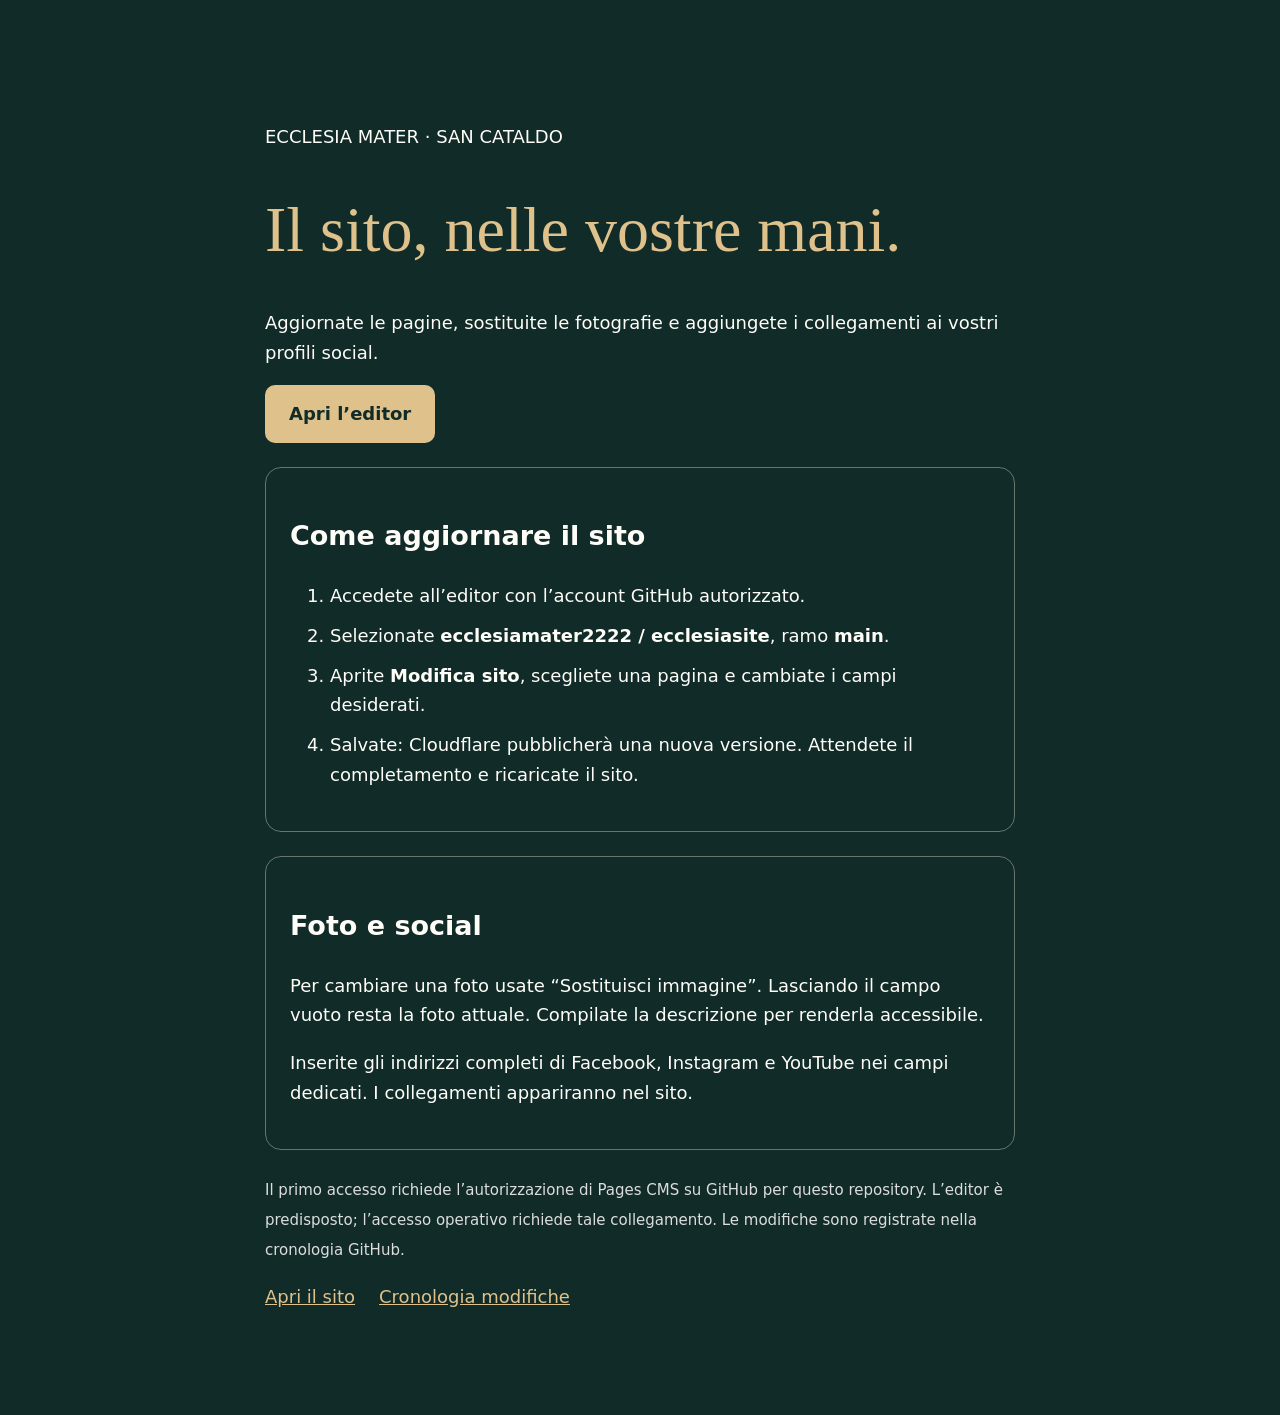
<file: admin.html>
<!doctype html><html lang="it"><meta charset="utf-8"><meta name="viewport" content="width=device-width,initial-scale=1"><meta name="robots" content="noindex,nofollow"><title>Gestione sito · Ecclesia Mater</title><style>body{margin:0;background:#102b28;color:#fffdf8;font:18px/1.65 system-ui,sans-serif}main{max-width:750px;margin:8vh auto;padding:32px}h1{font:clamp(36px,6vw,64px)/1.1 Georgia,serif;color:#dfc18b}a{color:#dfc18b}.button{display:inline-block;background:#dfc18b;color:#102b28;padding:14px 24px;border-radius:10px;text-decoration:none;font-weight:700}.card{padding:24px;border:1px solid #68746e;border-radius:16px;margin:24px 0}li{margin:10px 0}small{color:#ddd}nav{display:flex;gap:24px;flex-wrap:wrap}</style><main><p>ECCLESIA MATER · SAN CATALDO</p><h1>Il sito, nelle vostre mani.</h1><p>Aggiornate le pagine, sostituite le fotografie e aggiungete i collegamenti ai vostri profili social.</p><p><a class="button" href="https://app.pagescms.org" target="_blank" rel="noopener noreferrer">Apri l’editor</a></p><div class="card"><h2>Come aggiornare il sito</h2><ol><li>Accedete all’editor con l’account GitHub autorizzato.</li><li>Selezionate <strong>ecclesiamater2222 / ecclesiasite</strong>, ramo <strong>main</strong>.</li><li>Aprite <strong>Modifica sito</strong>, scegliete una pagina e cambiate i campi desiderati.</li><li>Salvate: Cloudflare pubblicherà una nuova versione. Attendete il completamento e ricaricate il sito.</li></ol></div><div class="card"><h2>Foto e social</h2><p>Per cambiare una foto usate “Sostituisci immagine”. Lasciando il campo vuoto resta la foto attuale. Compilate la descrizione per renderla accessibile.</p><p>Inserite gli indirizzi completi di Facebook, Instagram e YouTube nei campi dedicati. I collegamenti appariranno nel sito.</p></div><p><small>Il primo accesso richiede l’autorizzazione di Pages CMS su GitHub per questo repository. L’editor è predisposto; l’accesso operativo richiede tale collegamento. Le modifiche sono registrate nella cronologia GitHub.</small></p><nav><a href="/">Apri il sito</a><a href="https://github.com/ecclesiamater2222/ecclesiasite/commits/main" target="_blank" rel="noopener noreferrer">Cronologia modifiche</a></nav></main></html>
</file>
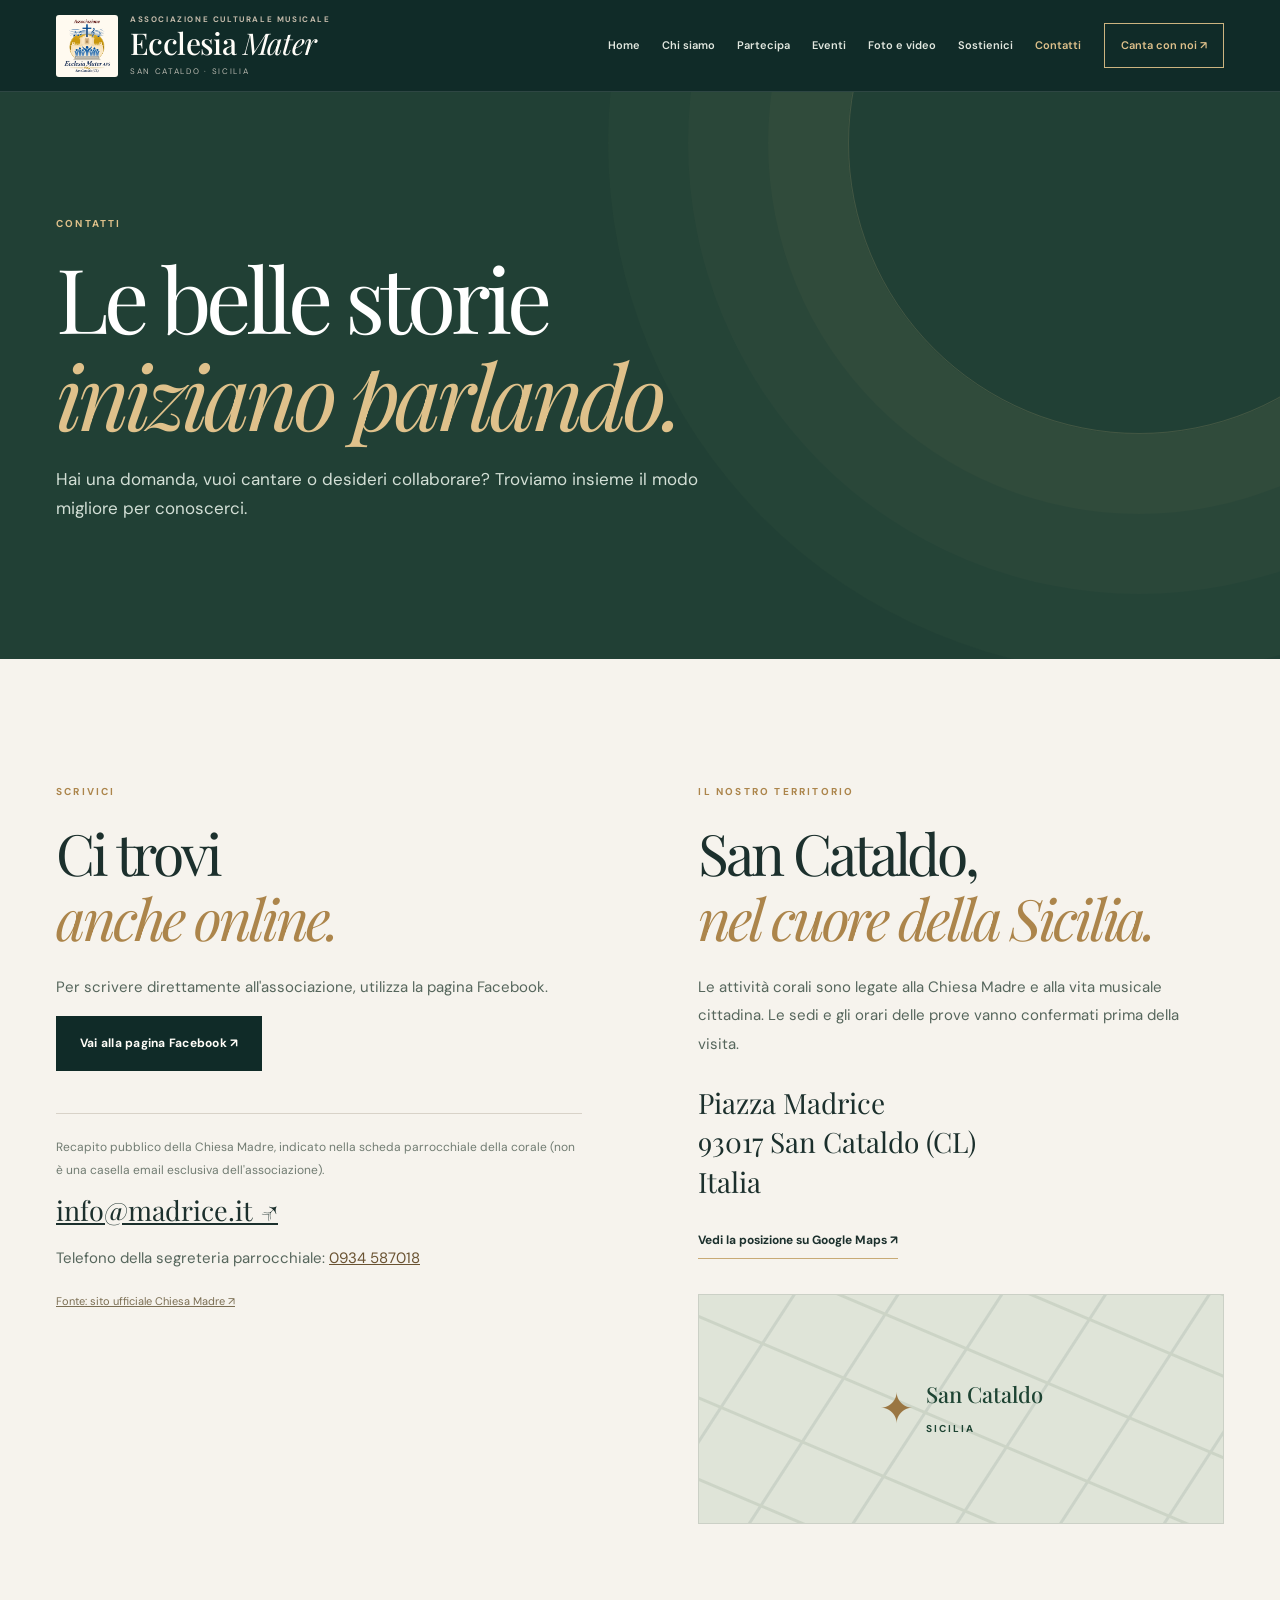
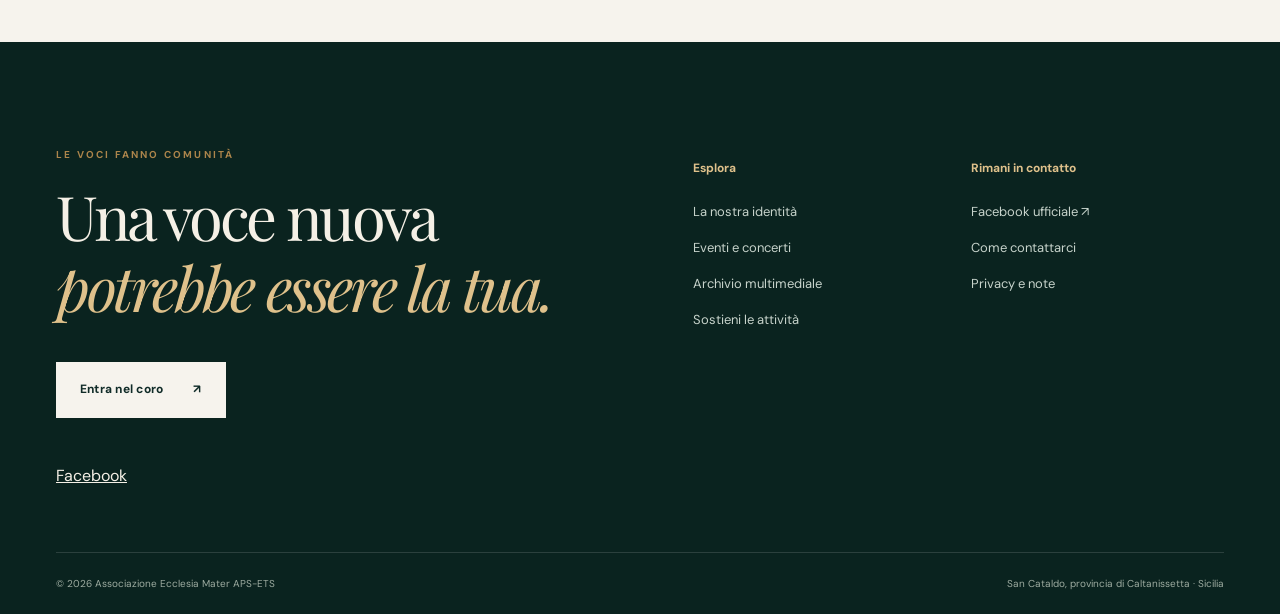
<file: contatti.html>
<!doctype html><html lang="it"><head><meta charset="utf-8"><meta name="viewport" content="width=device-width,initial-scale=1,viewport-fit=cover"><meta name="theme-color" content="#102b28"><meta name="description" content="Contatta Ecclesia Mater di San Cataldo per canto corale, volontariato, eventi e collaborazioni."><title>Contatti | Ecclesia Mater · San Cataldo</title><meta property="og:type" content="website"><meta property="og:title" content="Contatti | Ecclesia Mater"><meta property="og:description" content="Contatta Ecclesia Mater di San Cataldo per canto corale, volontariato, eventi e collaborazioni."><link rel="icon" href="[data-uri]"><meta name="color-scheme" content="light"><link rel="preconnect" href="https://fonts.googleapis.com"><link rel="preconnect" href="https://fonts.gstatic.com" crossorigin><link href="https://fonts.googleapis.com/css2?family=DM+Sans:wght@400;500;600;700&family=Manrope:wght@400;500;600;700&family=Playfair+Display:ital,wght@0,400;0,500;0,600;1,400;1,500&display=swap" rel="stylesheet"><link rel="stylesheet" href="assets/style.css"><script type="application/ld+json">{"@context": "https://schema.org", "@type": "NGO", "name": "Associazione Ecclesia Mater", "description": "Associazione culturale musicale e corale a San Cataldo, Sicilia.", "address": {"@type": "PostalAddress", "streetAddress": "Piazza Madrice", "postalCode": "93017", "addressLocality": "San Cataldo", "addressRegion": "CL", "addressCountry": "IT"}, "sameAs": ["https://www.facebook.com/p/Associazione-Ecclesia-Mater-61557062860610/"]}</script><script src="assets/site.js" defer></script></head><body data-page="contatti.html"><a class="skip-link" href="#contenuto">Vai al contenuto</a><header class="site-header"><div class="nav-shell container"><a class="brand" href="index.html" aria-label="Ecclesia Mater, torna alla pagina iniziale"><img class="brand-mark" src="[data-uri]" alt="" width="60" height="60"><span class="brand-label"><span class="brand-overline">Associazione culturale musicale</span><span class="brand-title">Ecclesia <em>Mater</em></span><span class="brand-place">San Cataldo · Sicilia</span></span></a><button class="nav-toggle" aria-label="Apri il menu" aria-expanded="false" aria-controls="nav-main"><span></span><span></span><span></span></button><nav class="nav-main" id="nav-main" aria-label="Navigazione principale"><a href="index.html" class="" >Home</a><a href="chi-siamo.html" class="" >Chi siamo</a><a href="partecipa.html" class="" >Partecipa</a><a href="eventi.html" class="" >Eventi</a><a href="galleria.html" class="" >Foto e video</a><a href="sostienici.html" class="" >Sostienici</a><a href="contatti.html" class="active" aria-current=page>Contatti</a><a class="nav-cta" href="partecipa.html#canta">Canta con noi <span aria-hidden="true">↗</span></a></nav></div></header><main id="contenuto"><section class="page-hero page-hero-contacts"><div class="container page-hero-inner"><p class="eyebrow">Contatti</p><h1>Le belle storie<br><em>iniziano parlando.</em></h1><p>Hai una domanda, vuoi cantare o desideri collaborare? Troviamo insieme il modo migliore per conoscerci.</p></div></section><section class="section"><div class="container contact-grid"><div class="contact-card"><span class="eyebrow">Scrivici</span><h2>Ci trovi<br><em>anche online.</em></h2><p>Per scrivere direttamente all'associazione, utilizza la pagina Facebook.</p><a class="button button-dark" target="_blank" rel="noopener noreferrer" href="https://www.facebook.com/p/Associazione-Ecclesia-Mater-61557062860610/">Vai alla pagina Facebook ↗</a><div class="contact-divider"></div><p class="contact-muted">Recapito pubblico della Chiesa Madre, indicato nella scheda parrocchiale della corale (non è una casella email esclusiva dell'associazione).</p><a class="contact-big" href="mailto:info@madrice.it?subject=Per%20la%20Corale%20Ecclesia%20Mater">info@madrice.it ↗</a><p>Telefono della segreteria parrocchiale: <a href="tel:+390934587018">0934 587018</a></p><a target="_blank" rel="noopener noreferrer" href="https://www.madrice.it/realta-ecclesiali/" class="small-source">Fonte: sito ufficiale Chiesa Madre ↗</a></div><div class="contact-location"><span class="eyebrow">Il nostro territorio</span><h2>San Cataldo,<br><em>nel cuore della Sicilia.</em></h2><p>Le attività corali sono legate alla Chiesa Madre e alla vita musicale cittadina. Le sedi e gli orari delle prove vanno confermati prima della visita.</p><address>Piazza Madrice<br>93017 San Cataldo (CL)<br>Italia</address><a href="https://www.google.com/maps/search/?api=1&amp;query=Piazza+Madrice+93017+San+Cataldo+CL" class="text-link" target="_blank" rel="noopener noreferrer">Vedi la posizione su Google Maps ↗</a><div class="map-stylized" role="img" aria-label="Illustrazione della posizione della Chiesa Madre di San Cataldo"><div class="map-pin">✦</div><span>San Cataldo<br><small>SICILIA</small></span></div></div></div></section></main><footer class="footer"><div class="container footer-top"><div><p class="eyebrow dark-eyebrow">Le voci fanno comunità</p><h2>Una voce nuova<br><i>potrebbe essere la tua.</i></h2><a class="button button-light" href="partecipa.html#canta">Entra nel coro <span aria-hidden="true">↗</span></a></div><div class="footer-links"><div><h3>Esplora</h3><a href="chi-siamo.html">La nostra identità</a><a href="eventi.html">Eventi e concerti</a><a href="galleria.html">Archivio multimediale</a><a href="sostienici.html">Sostieni le attività</a></div><div><h3>Rimani in contatto</h3><a href="https://www.facebook.com/p/Associazione-Ecclesia-Mater-61557062860610/" target="_blank" rel="noopener noreferrer">Facebook ufficiale ↗</a><a href="contatti.html">Come contattarci</a><a href="privacy.html">Privacy e note</a></div></div></div><div class="container footer-bottom"><span>© 2026 Associazione Ecclesia Mater APS-ETS</span><span>San Cataldo, provincia di Caltanissetta · Sicilia</span></div></footer><dialog id="image-modal" class="image-modal" aria-label="Visualizzatore fotografico"><button class="modal-close" aria-label="Chiudi immagine">×</button><img alt=""><p></p></dialog></body></html>
</file>
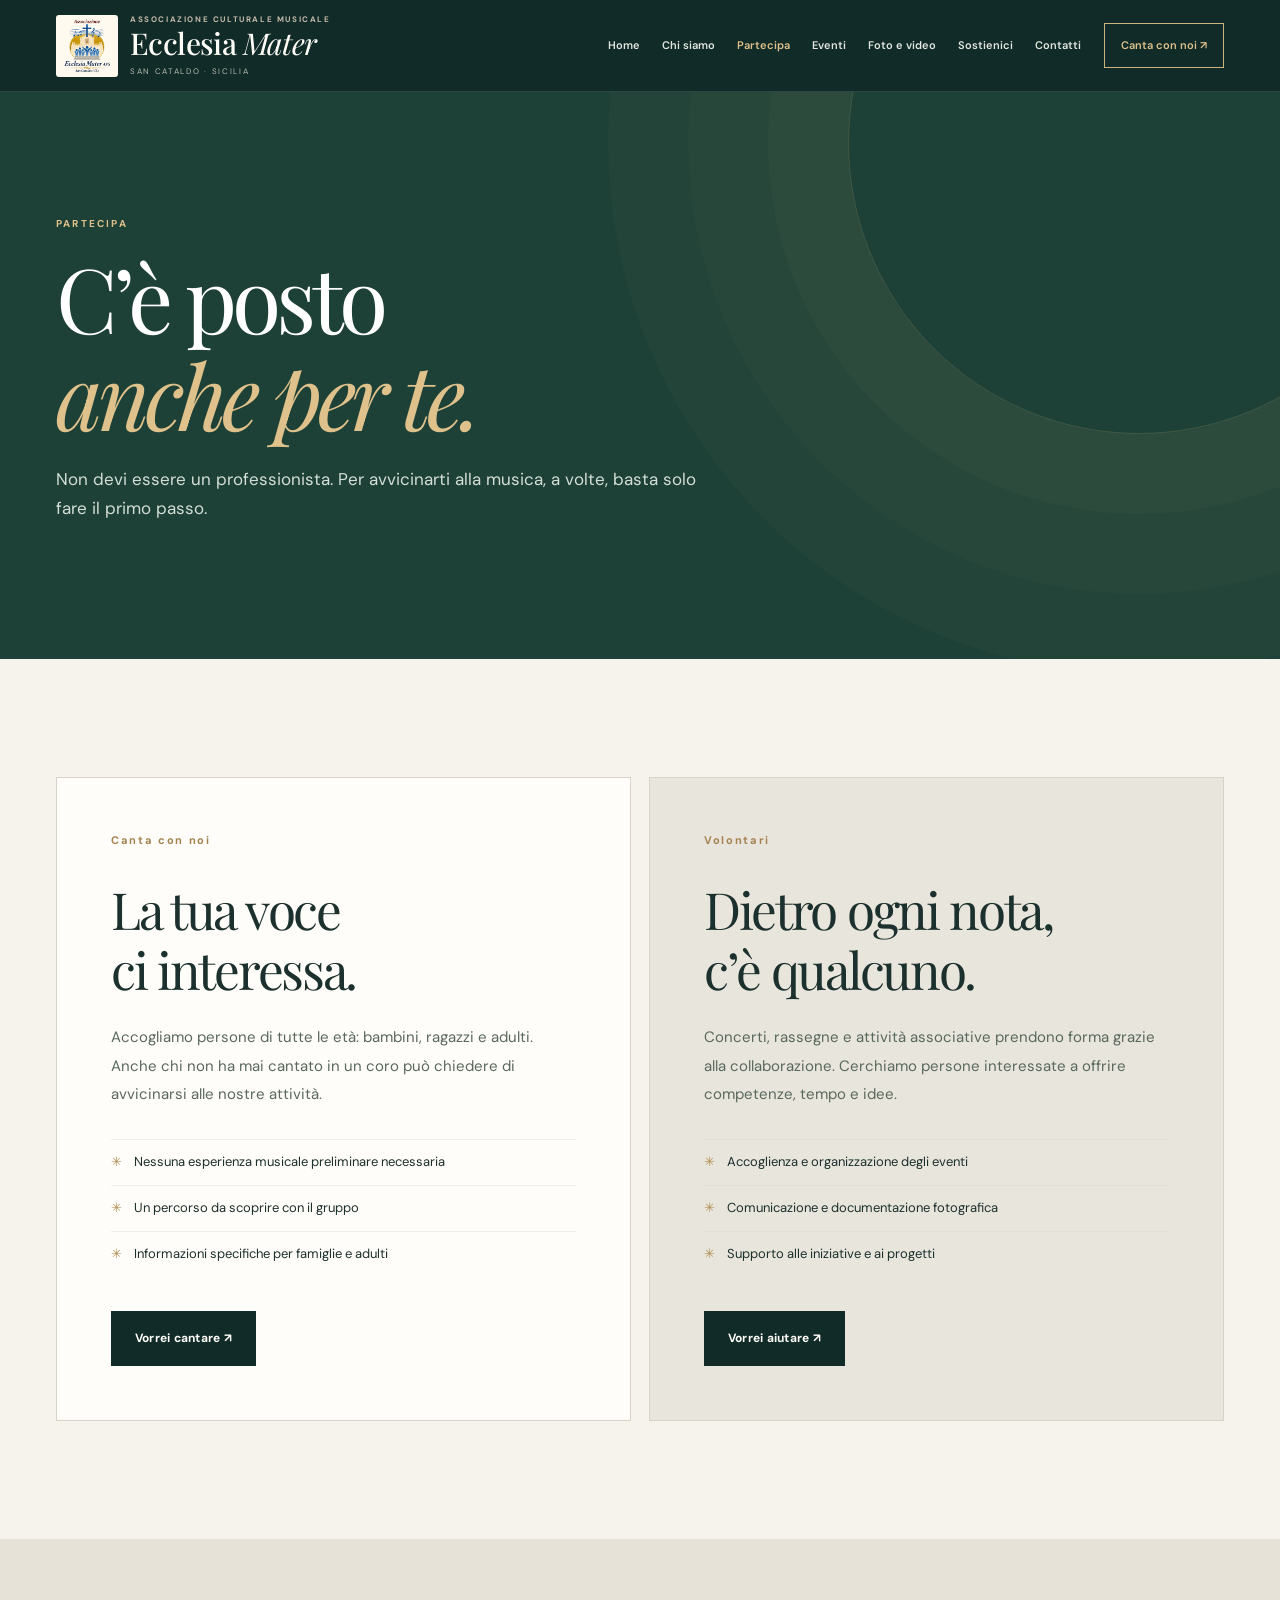
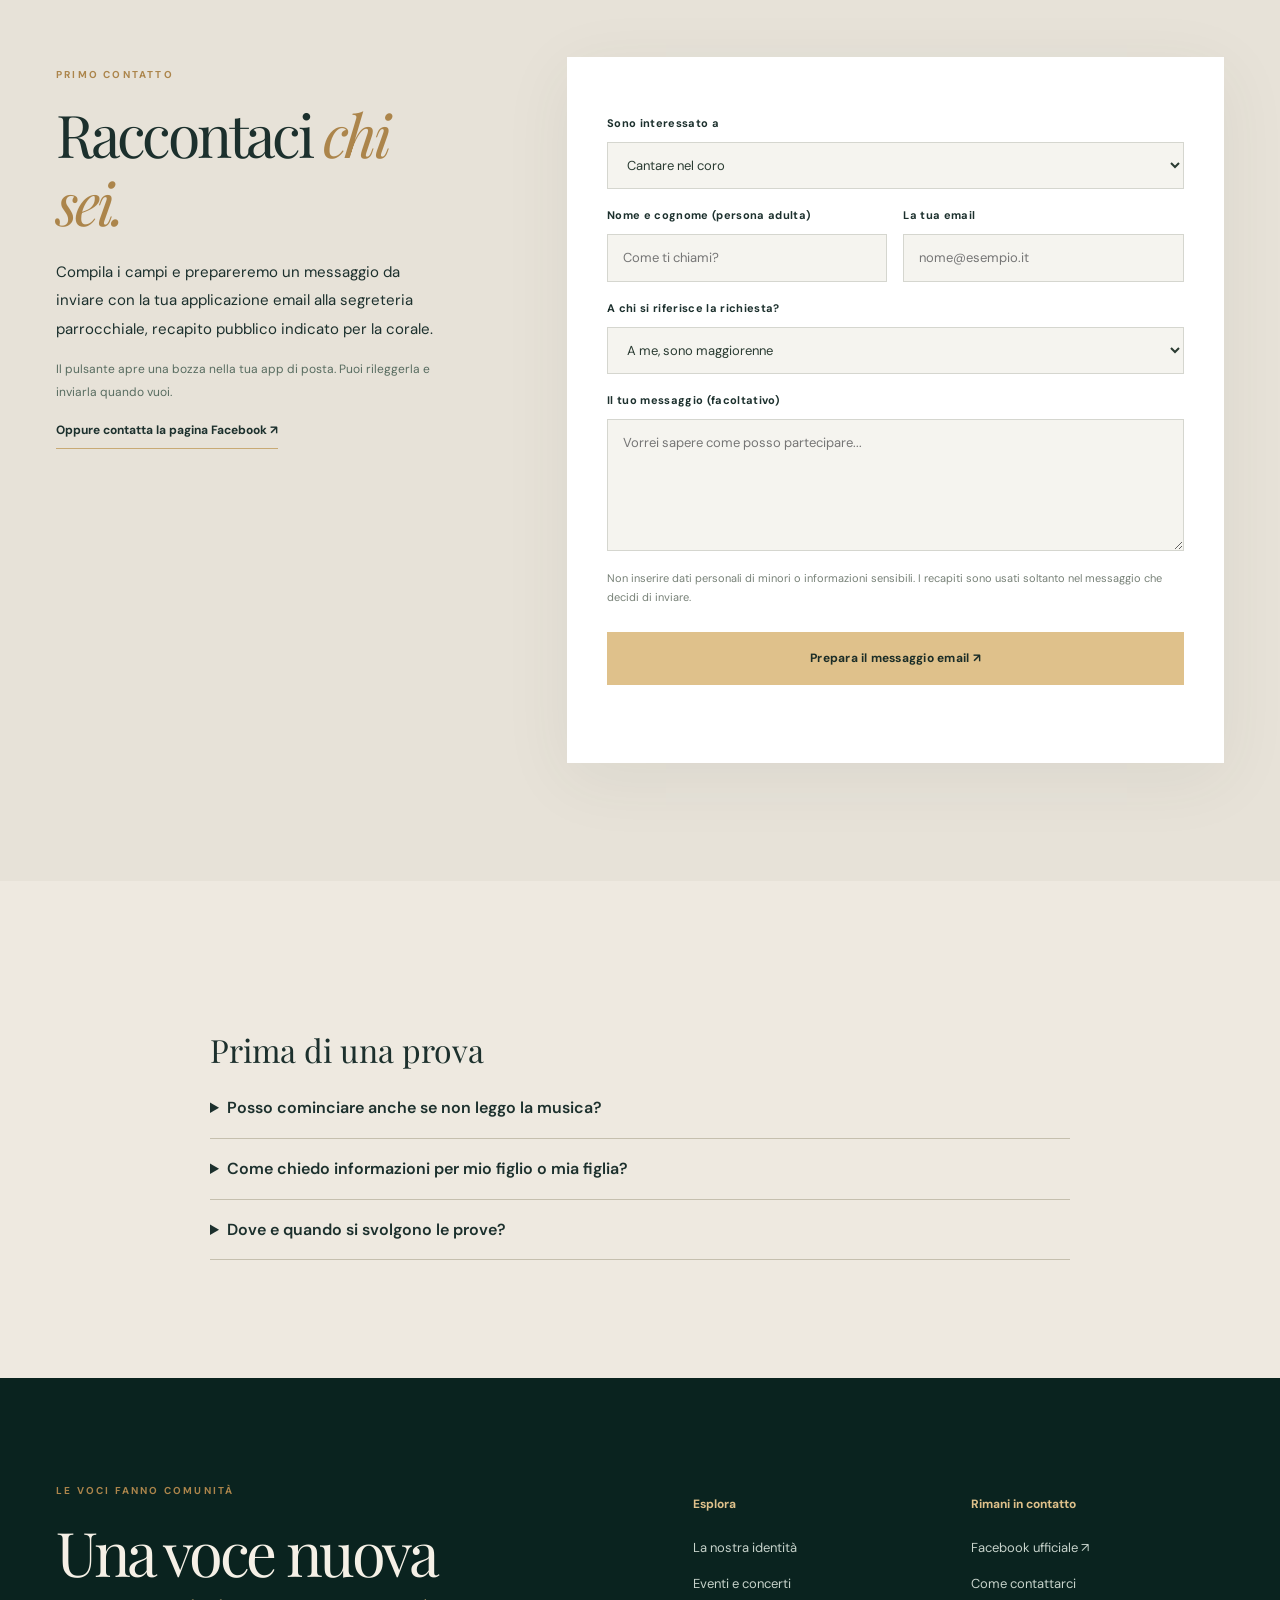
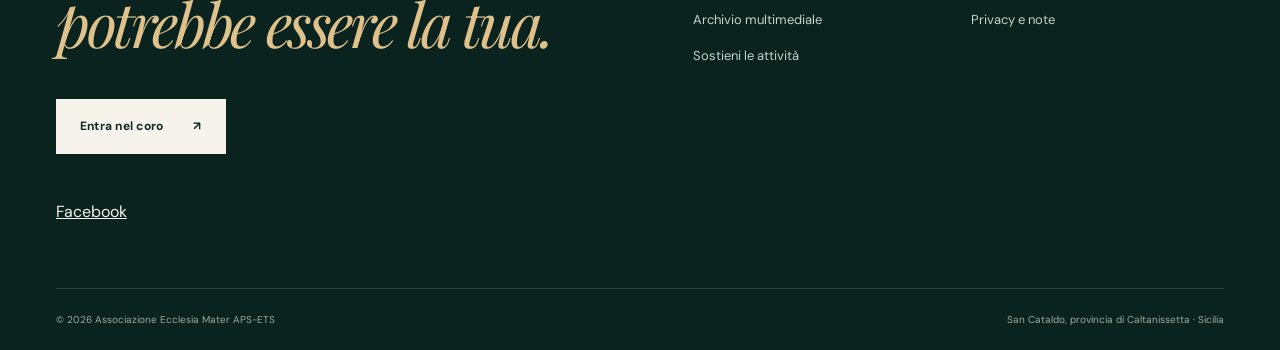
<file: partecipa.html>
<!doctype html><html lang="it"><head><meta charset="utf-8"><meta name="viewport" content="width=device-width,initial-scale=1,viewport-fit=cover"><meta name="theme-color" content="#102b28"><meta name="description" content="Entra nella Corale Ecclesia Mater: partecipazione aperta anche a principianti, bambini, ragazzi e adulti. Scopri il volontariato."><title>Canta con noi e diventa volontario | Ecclesia Mater · San Cataldo</title><meta property="og:type" content="website"><meta property="og:title" content="Canta con noi e diventa volontario | Ecclesia Mater"><meta property="og:description" content="Entra nella Corale Ecclesia Mater: partecipazione aperta anche a principianti, bambini, ragazzi e adulti. Scopri il volontariato."><link rel="icon" href="[data-uri]"><meta name="color-scheme" content="light"><link rel="preconnect" href="https://fonts.googleapis.com"><link rel="preconnect" href="https://fonts.gstatic.com" crossorigin><link href="https://fonts.googleapis.com/css2?family=DM+Sans:wght@400;500;600;700&family=Manrope:wght@400;500;600;700&family=Playfair+Display:ital,wght@0,400;0,500;0,600;1,400;1,500&display=swap" rel="stylesheet"><link rel="stylesheet" href="assets/style.css"><script type="application/ld+json">{"@context": "https://schema.org", "@type": "NGO", "name": "Associazione Ecclesia Mater", "description": "Associazione culturale musicale e corale a San Cataldo, Sicilia.", "address": {"@type": "PostalAddress", "streetAddress": "Piazza Madrice", "postalCode": "93017", "addressLocality": "San Cataldo", "addressRegion": "CL", "addressCountry": "IT"}, "sameAs": ["https://www.facebook.com/p/Associazione-Ecclesia-Mater-61557062860610/"]}</script><script src="assets/site.js" defer></script></head><body data-page="partecipa.html"><a class="skip-link" href="#contenuto">Vai al contenuto</a><header class="site-header"><div class="nav-shell container"><a class="brand" href="index.html" aria-label="Ecclesia Mater, torna alla pagina iniziale"><img class="brand-mark" src="[data-uri]" alt="" width="60" height="60"><span class="brand-label"><span class="brand-overline">Associazione culturale musicale</span><span class="brand-title">Ecclesia <em>Mater</em></span><span class="brand-place">San Cataldo · Sicilia</span></span></a><button class="nav-toggle" aria-label="Apri il menu" aria-expanded="false" aria-controls="nav-main"><span></span><span></span><span></span></button><nav class="nav-main" id="nav-main" aria-label="Navigazione principale"><a href="index.html" class="" >Home</a><a href="chi-siamo.html" class="" >Chi siamo</a><a href="partecipa.html" class="active" aria-current=page>Partecipa</a><a href="eventi.html" class="" >Eventi</a><a href="galleria.html" class="" >Foto e video</a><a href="sostienici.html" class="" >Sostienici</a><a href="contatti.html" class="" >Contatti</a><a class="nav-cta" href="partecipa.html#canta">Canta con noi <span aria-hidden="true">↗</span></a></nav></div></header><main id="contenuto"><section class="page-hero page-hero-part"><div class="container page-hero-inner"><p class="eyebrow">Partecipa</p><h1>C’è posto<br><em>anche per te.</em></h1><p>Non devi essere un professionista. Per avvicinarti alla musica, a volte, basta solo fare il primo passo.</p></div></section><section class="section"><div class="container"><div class="participate-grid"><article class="participate-card" id="canta"><div class="feature-number">Canta con noi</div><h2>La tua voce<br>ci interessa.</h2><p>Accogliamo persone di tutte le età: bambini, ragazzi e adulti. Anche chi non ha mai cantato in un coro può chiedere di avvicinarsi alle nostre attività.</p><ul class="check-list"><li>Nessuna esperienza musicale preliminare necessaria</li><li>Un percorso da scoprire con il gruppo</li><li>Informazioni specifiche per famiglie e adulti</li></ul><a href="#richiesta" class="button button-dark" data-purpose="Canto corale">Vorrei cantare ↗</a></article><article class="participate-card" id="volontari"><div class="feature-number">Volontari</div><h2>Dietro ogni nota,<br>c’è qualcuno.</h2><p>Concerti, rassegne e attività associative prendono forma grazie alla collaborazione. Cerchiamo persone interessate a offrire competenze, tempo e idee.</p><ul class="check-list"><li>Accoglienza e organizzazione degli eventi</li><li>Comunicazione e documentazione fotografica</li><li>Supporto alle iniziative e ai progetti</li></ul><a href="#richiesta" class="button button-dark" data-purpose="Volontariato">Vorrei aiutare ↗</a></article></div></div></section><section class="section form-section" id="richiesta"><div class="container form-layout"><div><p class="eyebrow">Primo contatto</p><h2>Raccontaci <em>chi sei.</em></h2><p>Compila i campi e prepareremo un messaggio da inviare con la tua applicazione email alla segreteria parrocchiale, recapito pubblico indicato per la corale.</p><p class="small-note">Il pulsante apre una bozza nella tua app di posta. Puoi rileggerla e inviarla quando vuoi.</p><a href="https://www.facebook.com/p/Associazione-Ecclesia-Mater-61557062860610/" target="_blank" rel="noopener noreferrer" class="text-link">Oppure contatta la pagina Facebook ↗</a></div><form class="contact-form" id="join-form" novalidate><label for="topic">Sono interessato a</label><select id="topic" name="topic" required><option value="Canto corale">Cantare nel coro</option><option value="Volontariato">Diventare volontario</option><option value="Sostegno">Sostenere l’associazione</option><option value="Informazioni">Chiedere informazioni</option></select><div class="form-row"><div><label for="fullname">Nome e cognome (persona adulta)</label><input id="fullname" name="fullname" required autocomplete="name" placeholder="Come ti chiami?"></div><div><label for="email">La tua email</label><input id="email" name="email" type="email" required autocomplete="email" placeholder="nome@esempio.it"></div></div><label for="audience">A chi si riferisce la richiesta?</label><select id="audience" name="audience"><option value="Adulto">A me, sono maggiorenne</option><option value="Genitore o tutore">Sono genitore o tutore di un minore</option><option value="Altro">Altro</option></select><label for="message">Il tuo messaggio (facoltativo)</label><textarea id="message" name="message" rows="5" placeholder="Vorrei sapere come posso partecipare..."></textarea><p class="form-helper">Non inserire dati personali di minori o informazioni sensibili. I recapiti sono usati soltanto nel messaggio che decidi di inviare.</p><button class="button button-gold form-submit" type="submit">Prepara il messaggio email ↗</button><div class="form-status" id="form-status" aria-live="polite"></div></form></div></section><section class="section faq"><div class="container legal-copy"><h2>Prima di una prova</h2><details><summary>Posso cominciare anche se non leggo la musica?</summary><p>Sì. Puoi avvicinarti al coro anche partendo da zero. Nel primo messaggio puoi raccontarci che è la tua prima esperienza e chiederci quando incontrare il gruppo.</p></details><details><summary>Come chiedo informazioni per mio figlio o mia figlia?</summary><p>Puoi scriverci come genitore o tutore. Nel modulo seleziona l’opzione dedicata, usa i tuoi recapiti e chiedi informazioni sulle attività per bambini o ragazzi.</p></details><details><summary>Dove e quando si svolgono le prove?</summary><p>La corale è legata alla Chiesa Madre di San Cataldo. Prima di raggiungerci, chiedi giorno, orario e sede della prossima prova attraverso i <a href="contatti.html">contatti della corale</a>.</p></details></div></section></main><footer class="footer"><div class="container footer-top"><div><p class="eyebrow dark-eyebrow">Le voci fanno comunità</p><h2>Una voce nuova<br><i>potrebbe essere la tua.</i></h2><a class="button button-light" href="partecipa.html#canta">Entra nel coro <span aria-hidden="true">↗</span></a></div><div class="footer-links"><div><h3>Esplora</h3><a href="chi-siamo.html">La nostra identità</a><a href="eventi.html">Eventi e concerti</a><a href="galleria.html">Archivio multimediale</a><a href="sostienici.html">Sostieni le attività</a></div><div><h3>Rimani in contatto</h3><a href="https://www.facebook.com/p/Associazione-Ecclesia-Mater-61557062860610/" target="_blank" rel="noopener noreferrer">Facebook ufficiale ↗</a><a href="contatti.html">Come contattarci</a><a href="privacy.html">Privacy e note</a></div></div></div><div class="container footer-bottom"><span>© 2026 Associazione Ecclesia Mater APS-ETS</span><span>San Cataldo, provincia di Caltanissetta · Sicilia</span></div></footer><dialog id="image-modal" class="image-modal" aria-label="Visualizzatore fotografico"><button class="modal-close" aria-label="Chiudi immagine">×</button><img alt=""><p></p></dialog></body></html>
</file>
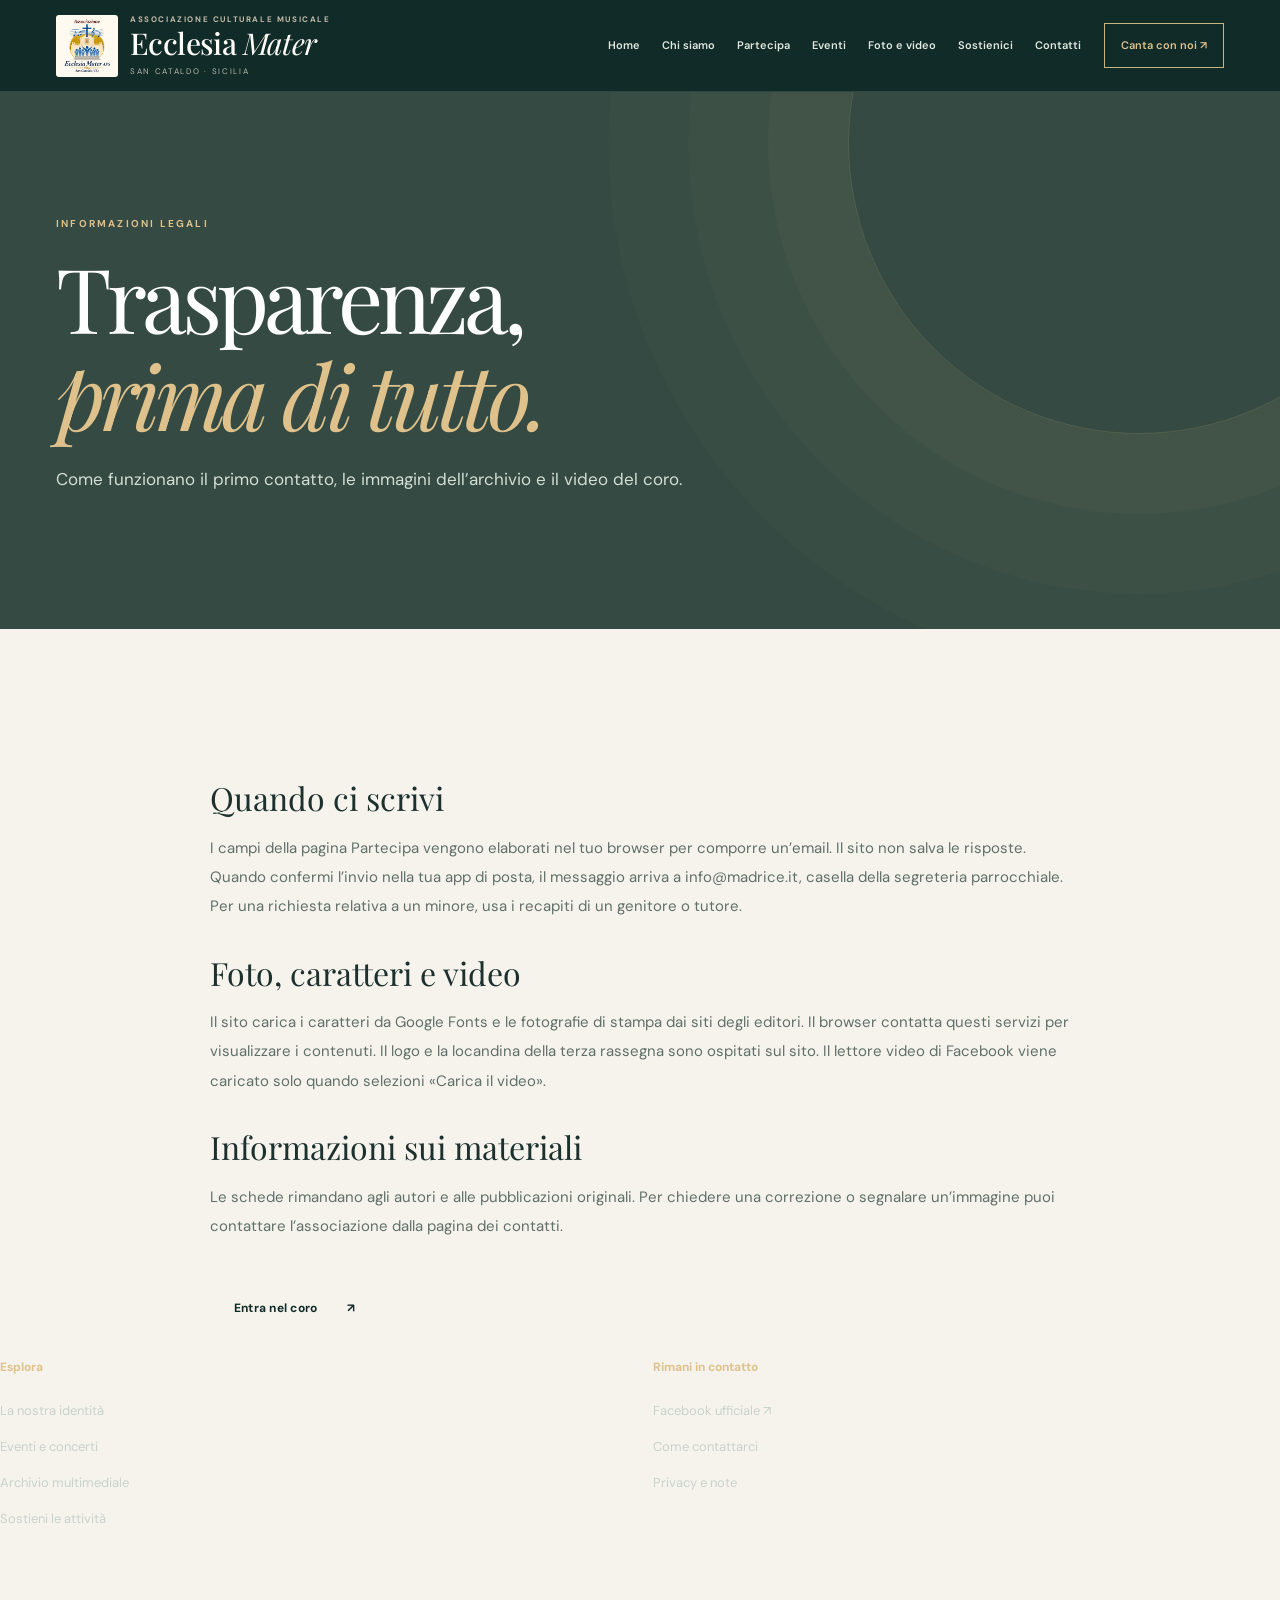
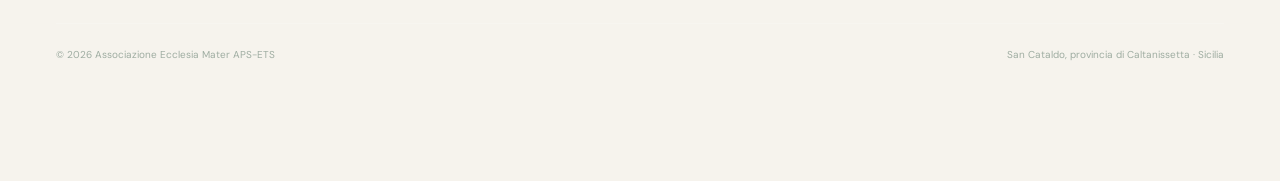
<file: privacy.html>
<!doctype html><html lang="it"><head><meta charset="utf-8"><meta name="viewport" content="width=device-width,initial-scale=1,viewport-fit=cover"><meta name="theme-color" content="#102b28"><meta name="description" content="Note su fonti, foto, contatti e trattamento dei dati per l’anteprima del sito Ecclesia Mater."><title>Privacy e trasparenza | Ecclesia Mater · San Cataldo</title><meta property="og:type" content="website"><meta property="og:title" content="Privacy e trasparenza | Ecclesia Mater"><meta property="og:description" content="Note su fonti, foto, contatti e trattamento dei dati per l’anteprima del sito Ecclesia Mater."><link rel="icon" href="[data-uri]"><meta name="color-scheme" content="light"><link rel="preconnect" href="https://fonts.googleapis.com"><link rel="preconnect" href="https://fonts.gstatic.com" crossorigin><link href="https://fonts.googleapis.com/css2?family=DM+Sans:wght@400;500;600;700&family=Manrope:wght@400;500;600;700&family=Playfair+Display:ital,wght@0,400;0,500;0,600;1,400;1,500&display=swap" rel="stylesheet"><link rel="stylesheet" href="assets/style.css"><script type="application/ld+json">{"@context": "https://schema.org", "@type": "NGO", "name": "Associazione Ecclesia Mater", "description": "Associazione culturale musicale e corale a San Cataldo, Sicilia.", "address": {"@type": "PostalAddress", "streetAddress": "Piazza Madrice", "postalCode": "93017", "addressLocality": "San Cataldo", "addressRegion": "CL", "addressCountry": "IT"}, "sameAs": ["https://www.facebook.com/p/Associazione-Ecclesia-Mater-61557062860610/"]}</script><script src="assets/site.js" defer></script></head><body data-page="privacy.html"><a class="skip-link" href="#contenuto">Vai al contenuto</a><header class="site-header"><div class="nav-shell container"><a class="brand" href="index.html" aria-label="Ecclesia Mater, torna alla pagina iniziale"><img class="brand-mark" src="[data-uri]" alt="" width="60" height="60"><span class="brand-label"><span class="brand-overline">Associazione culturale musicale</span><span class="brand-title">Ecclesia <em>Mater</em></span><span class="brand-place">San Cataldo · Sicilia</span></span></a><button class="nav-toggle" aria-label="Apri il menu" aria-expanded="false" aria-controls="nav-main"><span></span><span></span><span></span></button><nav class="nav-main" id="nav-main" aria-label="Navigazione principale"><a href="index.html" class="" >Home</a><a href="chi-siamo.html" class="" >Chi siamo</a><a href="partecipa.html" class="" >Partecipa</a><a href="eventi.html" class="" >Eventi</a><a href="galleria.html" class="" >Foto e video</a><a href="sostienici.html" class="" >Sostienici</a><a href="contatti.html" class="" >Contatti</a><a class="nav-cta" href="partecipa.html#canta">Canta con noi <span aria-hidden="true">↗</span></a></nav></div></header><main id="contenuto"><section class="page-hero page-hero-legal"><div class="container page-hero-inner"><p class="eyebrow">Informazioni legali</p><h1>Trasparenza,<br><em>prima di tutto.</em></h1><p>Come funzionano il primo contatto, le immagini dell’archivio e il video del coro.</p></div></section><section class="section"><div class="container legal-copy"><h2>Quando ci scrivi</h2><p>I campi della pagina Partecipa vengono elaborati nel tuo browser per comporre un’email. Il sito non salva le risposte. Quando confermi l’invio nella tua app di posta, il messaggio arriva a info@madrice.it, casella della segreteria parrocchiale. Per una richiesta relativa a un minore, usa i recapiti di un genitore o tutore.</p><h2>Foto, caratteri e video</h2><p>Il sito carica i caratteri da Google Fonts e le fotografie di stampa dai siti degli editori. Il browser contatta questi servizi per visualizzare i contenuti. Il logo e la locandina della terza rassegna sono ospitati sul sito. Il lettore video di Facebook viene caricato solo quando selezioni «Carica il video».</p><h2>Informazioni sui materiali</h2><p>Le schede rimandano agli autori e alle pubblicazioni originali. Per chiedere una correzione o segnalare un’immagine puoi contattare l’associazione dalla pagina dei contatti.</p><a class="button button-light" href="partecipa.html#canta">Entra nel coro <span aria-hidden="true">↗</span></a></div><div class="footer-links"><div><h3>Esplora</h3><a href="chi-siamo.html">La nostra identità</a><a href="eventi.html">Eventi e concerti</a><a href="galleria.html">Archivio multimediale</a><a href="sostienici.html">Sostieni le attività</a></div><div><h3>Rimani in contatto</h3><a href="https://www.facebook.com/p/Associazione-Ecclesia-Mater-61557062860610/" target="_blank" rel="noopener noreferrer">Facebook ufficiale ↗</a><a href="contatti.html">Come contattarci</a><a href="privacy.html">Privacy e note</a></div></div></div><div class="container footer-bottom"><span>© 2026 Associazione Ecclesia Mater APS-ETS</span><span>San Cataldo, provincia di Caltanissetta · Sicilia</span></div></footer><dialog id="image-modal" class="image-modal" aria-label="Visualizzatore fotografico"><button class="modal-close" aria-label="Chiudi immagine">×</button><img alt=""><p></p></dialog></body></html>
</file>
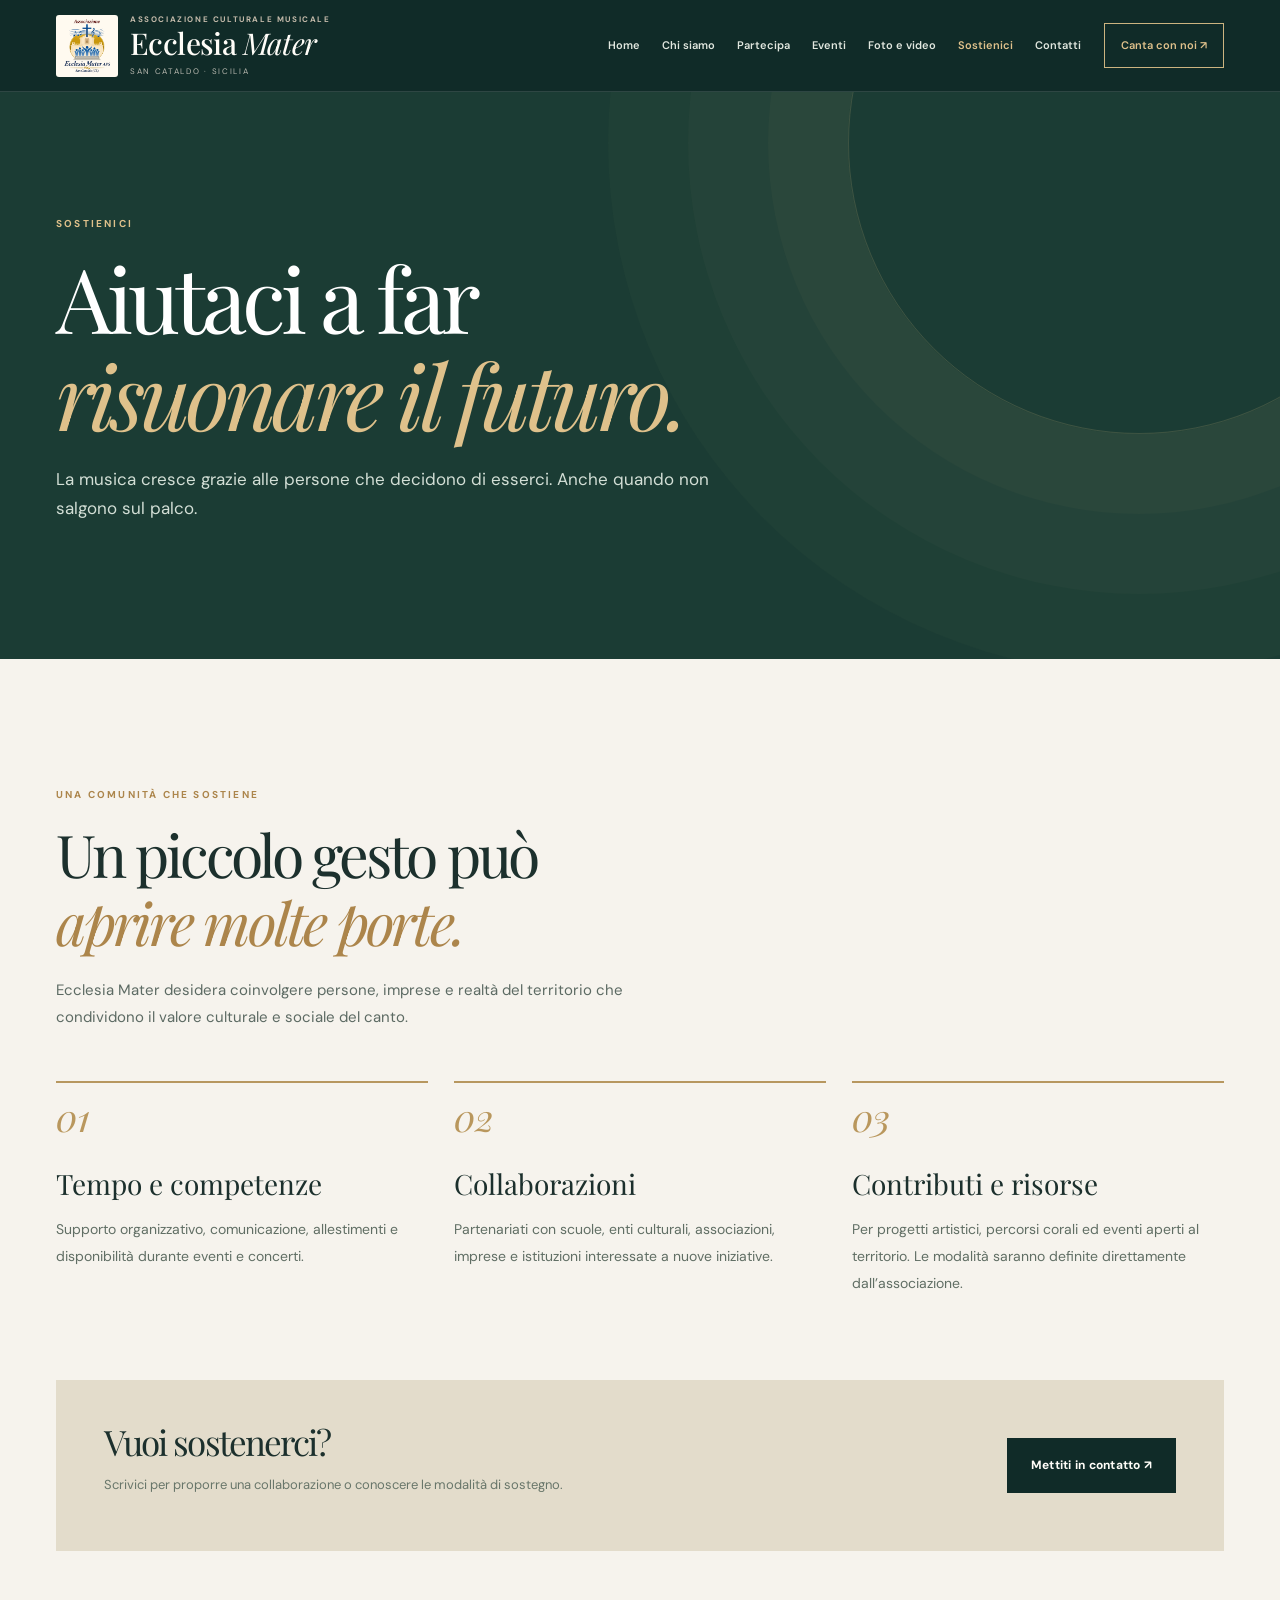
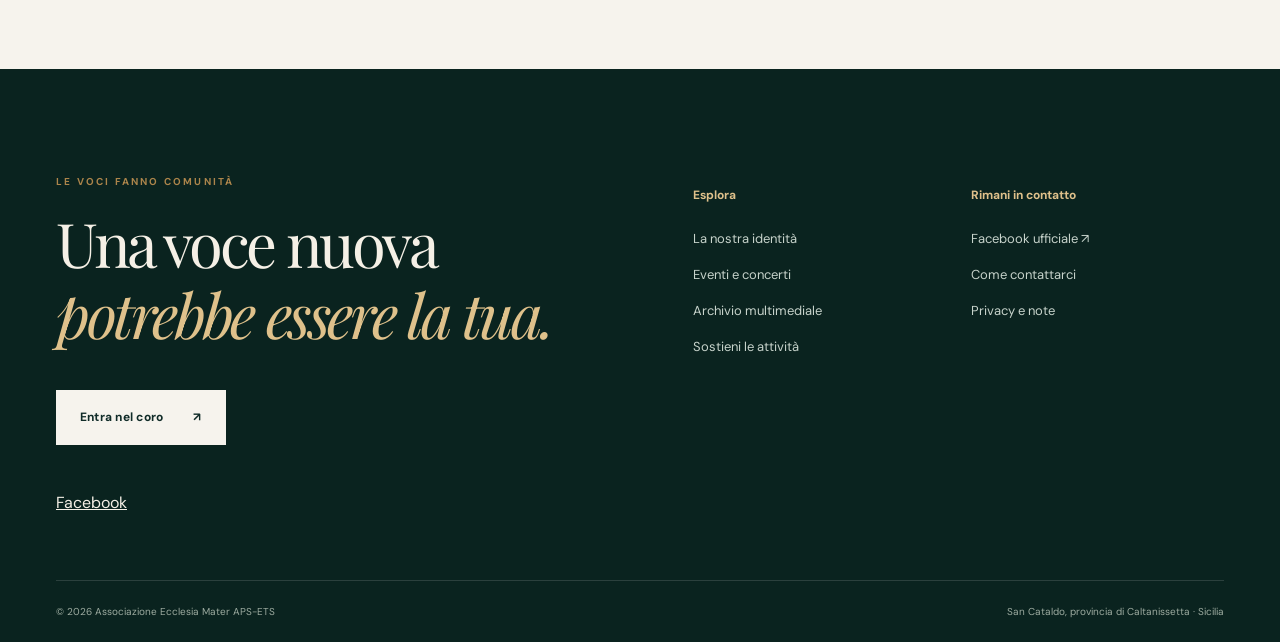
<file: sostienici.html>
<!doctype html><html lang="it"><head><meta charset="utf-8"><meta name="viewport" content="width=device-width,initial-scale=1,viewport-fit=cover"><meta name="theme-color" content="#102b28"><meta name="description" content="Scopri come sostenere la Corale Ecclesia Mater: volontariato, collaborazioni, contributi e iniziative musicali."><title>Sostieni Ecclesia Mater | Ecclesia Mater · San Cataldo</title><meta property="og:type" content="website"><meta property="og:title" content="Sostieni Ecclesia Mater | Ecclesia Mater"><meta property="og:description" content="Scopri come sostenere la Corale Ecclesia Mater: volontariato, collaborazioni, contributi e iniziative musicali."><link rel="icon" href="[data-uri]"><meta name="color-scheme" content="light"><link rel="preconnect" href="https://fonts.googleapis.com"><link rel="preconnect" href="https://fonts.gstatic.com" crossorigin><link href="https://fonts.googleapis.com/css2?family=DM+Sans:wght@400;500;600;700&family=Manrope:wght@400;500;600;700&family=Playfair+Display:ital,wght@0,400;0,500;0,600;1,400;1,500&display=swap" rel="stylesheet"><link rel="stylesheet" href="assets/style.css"><script type="application/ld+json">{"@context": "https://schema.org", "@type": "NGO", "name": "Associazione Ecclesia Mater", "description": "Associazione culturale musicale e corale a San Cataldo, Sicilia.", "address": {"@type": "PostalAddress", "streetAddress": "Piazza Madrice", "postalCode": "93017", "addressLocality": "San Cataldo", "addressRegion": "CL", "addressCountry": "IT"}, "sameAs": ["https://www.facebook.com/p/Associazione-Ecclesia-Mater-61557062860610/"]}</script><script src="assets/site.js" defer></script></head><body data-page="sostienici.html"><a class="skip-link" href="#contenuto">Vai al contenuto</a><header class="site-header"><div class="nav-shell container"><a class="brand" href="index.html" aria-label="Ecclesia Mater, torna alla pagina iniziale"><img class="brand-mark" src="[data-uri]" alt="" width="60" height="60"><span class="brand-label"><span class="brand-overline">Associazione culturale musicale</span><span class="brand-title">Ecclesia <em>Mater</em></span><span class="brand-place">San Cataldo · Sicilia</span></span></a><button class="nav-toggle" aria-label="Apri il menu" aria-expanded="false" aria-controls="nav-main"><span></span><span></span><span></span></button><nav class="nav-main" id="nav-main" aria-label="Navigazione principale"><a href="index.html" class="" >Home</a><a href="chi-siamo.html" class="" >Chi siamo</a><a href="partecipa.html" class="" >Partecipa</a><a href="eventi.html" class="" >Eventi</a><a href="galleria.html" class="" >Foto e video</a><a href="sostienici.html" class="active" aria-current=page>Sostienici</a><a href="contatti.html" class="" >Contatti</a><a class="nav-cta" href="partecipa.html#canta">Canta con noi <span aria-hidden="true">↗</span></a></nav></div></header><main id="contenuto"><section class="page-hero page-hero-support"><div class="container page-hero-inner"><p class="eyebrow">Sostienici</p><h1>Aiutaci a far<br><em>risuonare il futuro.</em></h1><p>La musica cresce grazie alle persone che decidono di esserci. Anche quando non salgono sul palco.</p></div></section><section class="section"><div class="container"><div class="section-intro "><p class="eyebrow">Una comunità che sostiene</p><h2>Un piccolo gesto può<br><em>aprire molte porte.</em></h2><p>Ecclesia Mater desidera coinvolgere persone, imprese e realtà del territorio che condividono il valore culturale e sociale del canto.</p></div><div class="support-grid"><div class="support-item"><span class="support-n">01</span><h3>Tempo e competenze</h3><p>Supporto organizzativo, comunicazione, allestimenti e disponibilità durante eventi e concerti.</p></div><div class="support-item"><span class="support-n">02</span><h3>Collaborazioni</h3><p>Partenariati con scuole, enti culturali, associazioni, imprese e istituzioni interessate a nuove iniziative.</p></div><div class="support-item"><span class="support-n">03</span><h3>Contributi e risorse</h3><p>Per progetti artistici, percorsi corali ed eventi aperti al territorio. Le modalità saranno definite direttamente dall’associazione.</p></div></div><div class="support-cta"><div><h2>Vuoi sostenerci?</h2><p>Scrivici per proporre una collaborazione o conoscere le modalità di sostegno. </p></div><a class="button button-dark" href="partecipa.html?interesse=Sostegno#richiesta">Mettiti in contatto ↗</a></div></div></section></main><footer class="footer"><div class="container footer-top"><div><p class="eyebrow dark-eyebrow">Le voci fanno comunità</p><h2>Una voce nuova<br><i>potrebbe essere la tua.</i></h2><a class="button button-light" href="partecipa.html#canta">Entra nel coro <span aria-hidden="true">↗</span></a></div><div class="footer-links"><div><h3>Esplora</h3><a href="chi-siamo.html">La nostra identità</a><a href="eventi.html">Eventi e concerti</a><a href="galleria.html">Archivio multimediale</a><a href="sostienici.html">Sostieni le attività</a></div><div><h3>Rimani in contatto</h3><a href="https://www.facebook.com/p/Associazione-Ecclesia-Mater-61557062860610/" target="_blank" rel="noopener noreferrer">Facebook ufficiale ↗</a><a href="contatti.html">Come contattarci</a><a href="privacy.html">Privacy e note</a></div></div></div><div class="container footer-bottom"><span>© 2026 Associazione Ecclesia Mater APS-ETS</span><span>San Cataldo, provincia di Caltanissetta · Sicilia</span></div></footer><dialog id="image-modal" class="image-modal" aria-label="Visualizzatore fotografico"><button class="modal-close" aria-label="Chiudi immagine">×</button><img alt=""><p></p></dialog></body></html>
</file>
<file: assets/style.css>
/* Ecclesia Mater — proposta grafica originale. Logo ufficiale da integrare. */
:root{--pine:#102b28;--pine-2:#173933;--pine-3:#0a201e;--ink:#1c302d;--paper:#f6f3ed;--paper-2:#ece7db;--chalk:#fffdf8;--gold:#dfc18b;--gold-deep:#ac854b;--line:#d8d2c8;--muted:#68746e;--body:'DM Sans','Manrope',sans-serif;--display:'Playfair Display',Georgia,serif;--max:1260px}
*{box-sizing:border-box}html{scroll-behavior:smooth}body{margin:0;background:var(--paper);font-family:var(--body);color:var(--ink);-webkit-font-smoothing:antialiased;line-height:1.6}img{max-width:100%}a{color:inherit}button,input,select,textarea{font:inherit}button{cursor:pointer}button:disabled{opacity:.5}a:focus-visible,button:focus-visible,input:focus-visible,select:focus-visible,textarea:focus-visible{outline:3px solid #d0a34f;outline-offset:4px}::selection{background:#e2cb9a;color:#102b28}.container{width:min(var(--max),calc(100% - 112px));margin-inline:auto}.skip-link{position:absolute;transform:translateY(-150%);left:14px;top:12px;z-index:200;padding:12px 20px;background:var(--chalk)}.skip-link:focus{transform:none}.preview-line{height:26px;background:#e4dac6;color:#3b473e;text-align:center;font:700 9px/26px var(--body);letter-spacing:.18em;position:relative;z-index:50}.status-dot{display:inline-block;width:6px;height:6px;margin-right:8px;border-radius:50%;background:#94834a;vertical-align:middle}.site-header{height:92px;background:var(--pine);color:var(--chalk);position:relative;z-index:30;border-bottom:1px solid #ffffff20}.nav-shell{height:100%;display:flex;align-items:center;justify-content:space-between;gap:26px}.brand{color:var(--chalk);display:flex;flex-direction:column;text-decoration:none;white-space:nowrap;line-height:1.05}.brand-overline{font:700 8px/1.2 var(--body);letter-spacing:.20em;text-transform:uppercase;color:#c5bbab}.brand-title{font:500 30px/1.12 var(--display);letter-spacing:-.02em}.brand-title em{font-weight:400}.brand-place{font-size:8px;letter-spacing:.21em;text-transform:uppercase;color:#b9b9b0;margin-top:5px}.nav-main{display:flex;align-items:center;gap:22px}.nav-main a{font-size:11px;font-weight:600;text-decoration:none;color:#e1e7df;transition:color .2s;white-space:nowrap}.nav-main a:hover,.nav-main a.active{color:var(--gold)}.nav-main .nav-cta{border:1px solid #ccb480;padding:13px 16px;margin-left:1px;color:var(--gold)}.nav-main .nav-cta:hover{background:var(--gold);color:var(--pine)}.nav-toggle{display:none;background:transparent;border:0;padding:12px;color:white}.nav-toggle span{display:block;background:currentColor;height:2px;width:25px;margin:5px 0}.eyebrow{font-size:10px;font-weight:700;letter-spacing:.22em;text-transform:uppercase;color:var(--gold-deep);line-height:1.6}.button{display:inline-flex;align-items:center;justify-content:space-between;gap:30px;padding:17px 23px;min-height:53px;font-size:12px;font-weight:700;letter-spacing:.02em;text-decoration:none;border:1px solid transparent;transition:background .22s,color .22s,transform .22s;white-space:nowrap}.button:hover{transform:translateY(-2px)}.button-gold{background:var(--gold);color:#1b2d27;border-color:var(--gold)}.button-gold:hover{background:#f0d9ad}.button-dark{background:var(--pine);color:var(--chalk)}.button-dark:hover{background:#254b42}.button-light{background:var(--paper);color:var(--pine)}.button-outline-white{border-color:#ffffff75;color:white;background:transparent}.button-outline-white:hover{background:#ffffff20}.text-link{font-weight:700;font-size:12px;text-decoration:none;display:inline-flex;gap:16px;align-items:center;border-bottom:1px solid #c8aa75;padding-bottom:8px}.text-link:hover{color:var(--gold-deep)}.text-link-ivory{color:#ede7d8}.tiny-disc{display:inline-block;width:6px;height:6px;border-radius:50%;background:var(--gold);margin-right:9px;vertical-align:middle}.section{padding:118px 0}.section-intro{max-width:730px;margin-bottom:50px}.section-intro h2,.story-copy h2,.page-hero h1,.footer h2,.voice-banner h2,.videos-section>div>h2,.contact-card h2,.contact-location h2,.support-cta h2,.form-layout h2{font:400 clamp(37px,4.6vw,67px)/1.15 var(--display);letter-spacing:-.055em;margin:17px 0 22px}.section-intro h2 em,.story-copy h2 em,.footer h2 i,.voice-banner h2 em,.form-layout h2 em,.contact-card h2 em,.contact-location h2 em,.page-hero h1 em,.support-cta h2 em,.videos-section>div>h2 em{font-weight:400;color:var(--gold-deep)}.section-intro p:last-child{font-size:15px;color:#5c6a63;max-width:640px;line-height:1.8}.section-intro.white h2{color:white}.section-intro.white h2 em{color:var(--gold)}.section-intro.white p:last-child{color:#c9d1cc}
/* Homepage hero */
.home-hero{position:relative;min-height:650px;background:var(--pine);color:var(--chalk);overflow:hidden}.hero-grid{display:grid;grid-template-columns:.98fr 1fr;min-height:650px;gap:70px;align-items:center;padding-top:58px;padding-bottom:88px;position:relative;z-index:1}.hero-copy{padding:20px 0}.hero-brow{color:#ddccb0}.hero-copy h1{font:400 clamp(53px,6.5vw,99px)/1.085 var(--display);letter-spacing:-.07em;margin:30px -28px 28px 0}.hero-copy h1 em{color:var(--gold);font-weight:400}.hero-lead{color:#e0e4de;max-width:470px;font-size:16px;line-height:1.85}.hero-actions{display:flex;align-items:center;gap:26px;margin-top:34px;flex-wrap:wrap}.hero-counter{display:flex;gap:13px;align-items:center;margin-top:74px;font-size:11px;color:#bac9c2;line-height:1.55}.hero-counter b{font-weight:500;color:#fff}.small-circle{display:grid;place-items:center;width:45px;height:45px;border:1px solid #6a8980;border-radius:50%;color:var(--gold);font-size:20px}.hero-art{position:relative;align-self:center;min-height:540px;margin-top:10px}.hero-photo-frame{height:520px;position:relative;overflow:hidden;background:#476256;border-radius:50% 50% 3px 3px / 30% 30% 3px 3px;border:9px solid #e4d4b513;outline:1px solid #e8d09d4b;outline-offset:9px;box-shadow:0 22px 80px #08120f7d}.hero-photo-frame img{display:block;width:100%;height:100%;object-fit:cover;object-position:center}.hero-photo-frame:has(img:not([src])){background:linear-gradient(135deg,#536b5d,#b99a6d)}.hero-image-scrim{position:absolute;inset:0;pointer-events:none;background:linear-gradient(180deg,#142c2900 65%,#11282294)}.hero-caption{font-size:10px;text-align:right;color:#bdc8c3;margin:22px 0 0}.hero-caption a{text-underline-offset:4px}.round-sticker{position:absolute;left:-48px;bottom:15px;border-radius:50%;width:140px;height:140px;display:flex;flex-direction:column;align-items:center;justify-content:center;background:var(--gold);color:var(--pine);transform:rotate(-11deg);box-shadow:0 15px 40px #001b154d;text-align:center;line-height:1.05;font-family:var(--display);font-size:16px}.round-sticker strong{font-size:24px;margin-top:8px}.hero-lines{position:absolute;inset:20% -50% auto -10%;transform:rotate(-10deg);opacity:.09;pointer-events:none;display:grid;gap:23px}.hero-lines span{height:1px;background:#d4caad}.vertical-number{position:absolute;right:23px;top:50%;font-size:9px;letter-spacing:.22em;writing-mode:vertical-rl;color:#9baea5}.welcome-strip{background:#ddc494;color:#24382f}.welcome-strip .container{min-height:105px;display:flex;gap:33px;align-items:center}.welcome-strip span{font-size:10px;font-weight:700;text-transform:uppercase;letter-spacing:.14em;white-space:nowrap}.welcome-strip p{font:400 clamp(18px,2.25vw,27px)/1.35 var(--display);flex:1;margin:0}.welcome-strip p em{color:#416452}.welcome-strip a{display:grid;place-items:center;width:45px;height:45px;border:1px solid #244a3c62;border-radius:50%;font-size:21px;text-decoration:none;flex-shrink:0}
/* Cards & editorial */
.pale-section{background:var(--paper)}.path-grid{display:grid;grid-template-columns:repeat(3,1fr);gap:14px}.path-card{display:flex;flex-direction:column;justify-content:space-between;min-height:460px;padding:30px 33px 36px;background:var(--chalk);border:1px solid var(--line);text-decoration:none;color:var(--pine);transition:transform .3s,box-shadow .3s,background .3s}.path-card:hover{transform:translateY(-7px);box-shadow:0 18px 45px #20372b12}.path-card.path-first{background:#24453b;color:white}.path-card.path-first p{color:#d2dcd5}.path-number{font-size:10px;letter-spacing:.16em;opacity:.7}.path-symbol{font:400 65px/1 var(--display);align-self:flex-end;margin-top:-40px;color:var(--gold-deep)}.path-first .path-symbol{color:var(--gold)}.path-kind{font-size:10px;letter-spacing:.14em;text-transform:uppercase;font-weight:700;opacity:.65}.path-card h3{font:400 43px/1.1 var(--display);letter-spacing:-.045em;margin:17px 0 17px}.path-card p{font-size:13px;max-width:230px;color:#68776f;line-height:1.75}.arrow-link{display:inline-block;font-size:11px;font-weight:700;border-bottom:1px solid currentColor;padding-bottom:7px;margin-top:17px}.story-section{background:#f1ebe1}.story-grid{display:grid;grid-template-columns:1fr 1fr;gap:8%;align-items:center}.story-images{height:540px;position:relative}.story-big{height:470px;width:76%;overflow:hidden}.story-small{height:255px;width:56%;position:absolute;right:0;bottom:0;border:9px solid #f1ebe1;overflow:hidden}.story-big .photo-figure,.story-small .photo-figure{height:100%}.story-big .photo-figure img,.story-small .photo-figure img{height:100%}.story-index{position:absolute;top:16px;right:6%;font:italic 23px/1.3 var(--display);color:#ad8046}.story-copy{padding:20px 0}.story-copy h2{font-size:clamp(37px,4.7vw,64px)}.story-copy p:not(.eyebrow){font-size:15px;line-height:1.95;color:#59675e;max-width:515px}.story-copy .button{margin-top:20px}.photo-figure{margin:0;overflow:hidden;background:#d6d9d0;display:flex;flex-direction:column}.photo-figure>a{min-height:0;display:block;overflow:hidden;flex:1}.photo-figure img{display:block;width:100%;height:100%;object-fit:cover;transition:transform .5s ease;min-height:100%}.photo-figure:hover img{transform:scale(1.025)}.photo-figure figcaption{display:flex;align-items:start;justify-content:space-between;gap:10px;background:var(--chalk);padding:11px 12px;color:#657169;font-size:10px;line-height:1.35}.photo-figure figcaption a{color:var(--gold-deep);font-size:10px;white-space:nowrap}.raw-image figcaption{display:none}.dark-feature{background:#112c28;color:white;padding:110px 0 116px}.feature-head{display:flex;justify-content:space-between;align-items:end;gap:30px}.feature-head .section-intro{margin-bottom:35px}.feature-head>.button{margin-bottom:42px}.home-gallery{display:grid;grid-template-columns:1.6fr 1fr 1fr;grid-template-rows:220px 220px;gap:13px}.home-gallery .photo-figure:first-child{grid-row:span 2}.home-gallery .photo-figure:nth-child(4){grid-column:span 2}.home-gallery .home-figure figcaption{background:#203b33;color:#d8e0da}.home-gallery .home-figure figcaption a{color:#e1c38a}.rights-footnote{font-size:11px;color:#a2b5aa;margin-top:21px}.events-home{background:#fbf8f3}.split-head{display:flex;justify-content:space-between;align-items:end;gap:20px}.split-head>.text-link{margin-bottom:52px}.event-lines{border-top:1px solid var(--line)}.event-lines>a{display:grid;grid-template-columns:160px 1fr 50px;gap:30px;padding:29px 0;border-bottom:1px solid var(--line);align-items:center;text-decoration:none}.event-lines>a:hover strong{color:#b48c51}.event-date{font-size:11px;font-weight:700;letter-spacing:.10em;color:#9b8057}.event-lines strong{display:block;font:400 clamp(25px,2.7vw,35px)/1.1 var(--display);transition:color .2s}.event-lines a div span{font-size:12px;color:#687970}.event-arrow{font-size:23px;text-align:center}.voice-banner{background:#d9c18f;padding:90px 0 100px;text-align:center}.voice-banner .eyebrow{color:#274639}.voice-banner h2{font-size:clamp(42px,5vw,68px);margin:26px 0 31px}.voice-banner h2 em{color:#446a57}
/* Subpage banners */
.page-hero{padding:114px 0 118px;min-height:390px;color:white;background:var(--pine);position:relative;overflow:hidden}.page-hero:after{content:'';position:absolute;right:-150px;top:-240px;width:580px;height:580px;border:1px solid #d6b88130;border-radius:50%;box-shadow:0 0 0 80px #d6b88108,0 0 0 160px #d6b88107,0 0 0 240px #d6b88106;pointer-events:none}.page-hero-inner{position:relative;z-index:1}.page-hero .eyebrow{color:var(--gold)}.page-hero h1{font-size:clamp(55px,7vw,93px);color:white;line-height:1.08}.page-hero h1 em{color:var(--gold)}.page-hero p:last-child{max-width:655px;font-size:17px;color:#d3dfd6;line-height:1.75}.page-hero-part{background:#1e4137}.page-hero-events{background:#203c36}.page-hero-gallery{background:#182f2c}.page-hero-support{background:#1b3c34}.page-hero-contacts{background:#214035}.page-hero-legal{background:#344a42}.two-column{display:grid;grid-template-columns:.9fr 1.1fr;gap:10%}.copy-column h2{font-size:clamp(38px,4.2vw,58px)}.prose p{font-size:16px;line-height:1.95;color:#516058;margin:0 0 24px}.source-inline{margin-top:24px;padding-top:16px;border-top:1px solid var(--line);font-size:11px;color:#707b73}.source-inline a{color:#7e633b}.quote-block{background:#d9c4a2;padding:91px 0;text-align:center}.quote-block blockquote{font:400 clamp(33px,4.7vw,65px)/1.22 var(--display);letter-spacing:-.045em;margin:0}.quote-block blockquote em{color:#315b49}.quote-block .quote-mark{display:block;font:90px/1 var(--display);color:#967746}.quote-block p{font-size:12px;color:#4e5d51;margin-top:31px}.feature-photo{height:560px}.feature-photo img{object-position:center top}.warm-section{background:var(--paper-2)}.two-cards{display:grid;grid-template-columns:1fr 1fr;gap:24px}.value-card{background:#fcfaf5;padding:50px;min-height:280px}.value-icon{font-size:55px;color:#bd9a64}.value-card h3{font:400 32px/1.25 var(--display)}.value-card p{color:#68746d;font-size:14px;max-width:400px;line-height:1.8}
/* Participation & contact */
.participate-grid{display:grid;grid-template-columns:1fr 1fr;gap:18px}.participate-card{padding:54px;background:#fffdf9;border:1px solid var(--line);scroll-margin-top:110px}.participate-card:nth-child(2){background:#e8e5dc}.feature-number{font-size:11px;letter-spacing:.15em;color:#a48351;font-weight:700}.participate-card h2{font:400 clamp(35px,4vw,55px)/1.17 var(--display);letter-spacing:-.045em;margin:30px 0 24px}.participate-card>p{max-width:500px;font-size:15px;line-height:1.9;color:#59685d}.check-list{padding:0;list-style:none;margin:30px 0 35px}.check-list li{padding:12px 0;border-top:1px solid #c9cfc84d;font-size:13px}.check-list li:before{content:'✳';color:#b19055;margin-right:12px}.form-section{background:#e7e2d8;scroll-margin-top:55px}.form-layout{display:grid;grid-template-columns:.75fr 1.25fr;gap:10%}.form-layout>div>p:not(.eyebrow){font-size:15px;line-height:1.9}.small-note{font-size:12px!important;color:#586c60}.contact-form{background:white;padding:40px;box-shadow:0 15px 65px #33403612}.contact-form label{display:block;font-size:11px;font-weight:700;letter-spacing:.03em;margin:18px 0 9px}.contact-form input,.contact-form select,.contact-form textarea{width:100%;padding:13px 15px;background:#f5f4ef;border:1px solid #d5d6cf;border-radius:0;font-size:13px;color:#2a3b32}.contact-form input:focus,.contact-form select:focus,.contact-form textarea:focus{outline:2px solid #b89c62;outline-offset:1px}.form-row{display:grid;grid-template-columns:1fr 1fr;gap:16px}.form-helper{font-size:11px;color:#778177;line-height:1.7}.form-submit{width:100%;border:0;margin-top:14px;justify-content:center}.form-status{font-size:12px;margin-top:16px;min-height:22px}.form-status.error{color:#a13d32}.form-status.success{color:#355f43}.support-grid{display:grid;grid-template-columns:repeat(3,1fr);gap:26px}.support-item{padding-top:15px;border-top:2px solid #b7975f}.support-n{font:italic 38px/1 var(--display);color:#b9975d}.support-item h3{font:400 28px/1.3 var(--display);margin:26px 0 13px}.support-item p{font-size:14px;color:#606e64;line-height:1.9}.support-cta{background:#e3dccb;padding:42px 48px;margin-top:70px;display:flex;align-items:center;justify-content:space-between;gap:45px}.support-cta h2{font-size:35px;margin:0 0 12px}.support-cta p{font-size:13px;color:#68766a;max-width:580px}.contact-grid{display:grid;grid-template-columns:1fr 1fr;gap:10%}.contact-card h2,.contact-location h2{font-size:clamp(36px,4.5vw,57px)}.contact-card>p,.contact-location>p{font-size:15px;line-height:1.9;color:#56665c}.contact-divider{height:1px;background:var(--line);margin:42px 0 22px}.contact-muted{color:#717c72!important;font-size:12px!important}.contact-big{font:400 27px/1.2 var(--display);word-break:break-word}.contact-card p>a,.contact-location p>a{color:#6a5332}.small-source{font-size:11px;color:#7b6e53}.contact-location address{font:400 28px/1.4 var(--display);margin:25px 0;font-style:normal}.map-stylized{height:230px;background:repeating-linear-gradient(23deg,transparent 0 38px,#ccd4c6 39px 41px,transparent 42px 75px),repeating-linear-gradient(-57deg,transparent 0 47px,#cbd3c8 48px 50px,transparent 51px 87px),#dfe4d8;display:flex;align-items:center;justify-content:center;gap:12px;color:#1e4433;margin-top:35px;overflow:hidden;border:1px solid #cbd0c6}.map-pin{font-size:42px;color:#9a7642}.map-stylized>span{font:500 22px/1.3 var(--display)}.map-stylized small{font:700 10px/1 var(--body);letter-spacing:.2em}.legal-copy{max-width:860px}.legal-copy h2{font:400 32px/1.3 var(--display);margin:30px 0 8px}.legal-copy p{font-size:15px;line-height:1.95;color:#607069}.legal-copy .button{margin-top:25px}
/* Events */
.filter-bar{display:flex;align-items:center;justify-content:space-between;gap:25px;padding-bottom:26px;border-bottom:1px solid var(--line);margin-bottom:44px}.filter-bar>span{font-size:12px;font-weight:700}.filter-options{display:flex;gap:8px;flex-wrap:wrap}.filter-btn{border:1px solid #c8cfc7;background:transparent;color:#3e5144;padding:9px 15px;font-size:11px}.filter-btn.selected,.filter-btn:hover{background:var(--pine);border-color:var(--pine);color:white}.timeline-grid{display:grid;grid-template-columns:repeat(2,1fr);gap:22px}.timeline-card{display:grid;grid-template-columns:44% 56%;min-height:325px;background:#fffdf9;border:1px solid var(--line);scroll-margin-top:60px}.timeline-card[hidden],.media-event[hidden]{display:none!important}.event-pic{position:relative;background:#9eaf9d;min-height:280px;overflow:hidden}.event-pic img{width:100%;height:100%;display:block;object-fit:cover}.event-pic-text{background:#24493b;color:#dfce9f;display:flex;flex-direction:column;justify-content:center;align-items:center;gap:24px}.event-pic-text>span{font-size:70px}.event-pic-text small{font-size:10px;text-align:center;max-width:120px}.timeline-content{padding:26px;display:flex;flex-direction:column}.timeline-content .eyebrow{font-size:9px}.event-card-date{display:block;font-weight:700;font-size:10px;color:#658070;margin-top:15px}.timeline-content h2{font:400 clamp(24px,2.6vw,35px)/1.2 var(--display);letter-spacing:-.03em;margin:12px 0}.timeline-content p{font-size:12px;color:#5b685e;line-height:1.75;flex:1}.event-state{font-size:10px;color:#8b765b;margin:12px 0}.timeline-content .text-link{align-self:flex-start;font-size:10px}.archive-notice{margin-top:45px;border-left:3px solid #c1a16e;padding:18px 25px;background:#f0ece3;font-size:13px;line-height:1.8;color:#58685c}.archive-notice strong{font-size:15px}.archive-notice p{margin:5px 0 0}
/* Media & video */
.gallery-section{background:#f8f5ef}.media-event{margin:65px 0 85px;scroll-margin-top:40px}.media-event-title{display:flex;gap:25px;align-items:end;justify-content:space-between;padding-bottom:22px;margin-bottom:23px;border-bottom:1px solid var(--line)}.media-event-title h2{font:400 clamp(28px,4vw,45px)/1.18 var(--display);letter-spacing:-.04em;margin:9px 0}.media-event-title p{margin:0;font-size:12px;color:#6b766e}.media-count{font-size:10px;letter-spacing:.12em;color:#9a7c51;white-space:nowrap}.media-gallery{display:grid;grid-template-columns:repeat(3,minmax(0,1fr));gap:15px}.media-gallery:has(.photo-figure:only-child){grid-template-columns:minmax(0,480px)}.gallery-photo{height:415px}.gallery-photo a{flex:1;min-height:0}.gallery-photo img{object-fit:cover}.gallery-photo figcaption{min-height:52px}.videos-section{background:#e7e3d9}.videos-section>div>h2{margin-bottom:40px}.video-layout{display:grid;grid-template-columns:1.15fr .85fr;gap:6%;align-items:center}.video-preview{position:relative;min-height:370px;background:#193b34;overflow:hidden}.video-preview>img{display:block;width:100%;height:370px;object-fit:cover;filter:brightness(.55)}.video-cover{position:absolute;inset:0;display:flex;flex-direction:column;justify-content:space-between;align-items:center;padding:32px;color:white;text-align:center}.video-cover>span{font-size:10px;letter-spacing:.12em;text-transform:uppercase}.video-load{align-self:center;border:1px solid #ffffffd8;border-radius:999px;background:#dfc38f;color:#19382e;font-weight:700;font-size:12px;padding:14px 18px;min-height:54px}.video-load span{display:inline-grid;place-items:center;background:#183e33;color:white;width:38px;height:38px;border-radius:50%;margin-right:9px}.video-layout>div>h3{font:400 clamp(30px,3.6vw,48px)/1.16 var(--display);margin:16px 0 18px}.video-layout>div>p{color:#5b6e60;font-size:14px;line-height:1.8}.video-secondary{display:flex;justify-content:space-between;gap:40px;align-items:center;padding:22px 0 0;margin-top:38px;border-top:1px solid #cbd1c6}.video-secondary strong{font:500 22px var(--display)}.video-secondary p{font-size:12px;max-width:720px;color:#657467}.video-secondary .text-link{white-space:nowrap}.video-frame{width:100%;height:380px;border:0}.image-modal{background:#152d28;border:0;padding:28px;color:white;max-width:min(1050px,96vw);max-height:95vh;box-shadow:0 30px 130px #0009}.image-modal::backdrop{background:#040e0edb}.image-modal img{max-width:min(900px,88vw);max-height:75vh;object-fit:contain;display:block;margin:auto}.image-modal p{font-size:12px;color:#e2d2b2;text-align:center;margin:12px 0 0}.modal-close{position:absolute;right:5px;top:0;color:white;font-size:33px;background:none;border:0;width:40px;height:40px}
/* Footer */
.footer{background:#0a231f;color:#f5f0e6;padding:95px 0 22px}.footer-top{display:grid;grid-template-columns:1fr 1fr;gap:9%}.footer h2{font-size:clamp(37px,4.8vw,63px);line-height:1.16}.footer h2 i{color:var(--gold)}.footer .button{margin-top:18px}.footer-links{display:grid;grid-template-columns:1fr 1fr;gap:25px;padding-top:22px}.footer-links>div{display:flex;flex-direction:column;gap:15px}.footer-links h3{font-size:12px;color:var(--gold);margin:0 0 9px;font-weight:700}.footer-links a{font-size:13px;color:#c7d3cb;text-decoration:none}.footer-links a:hover{color:white}.footer-bottom{display:flex;justify-content:space-between;gap:20px;border-top:1px solid #ffffff22;margin-top:93px;padding-top:23px;font-size:10px;color:#9eaca1}
/* Responsiveness */
@media(max-width:1180px){.container{width:min(var(--max),calc(100% - 70px))}.nav-main{gap:14px}.nav-main a{font-size:10px}.nav-main .nav-cta{padding:11px 13px}.hero-grid{gap:42px}.hero-copy h1{font-size:clamp(50px,6.2vw,83px)}.hero-photo-frame{height:480px}.hero-art{min-height:500px}.path-card{padding:26px;min-height:425px}.timeline-card{grid-template-columns:40% 60%}.timeline-content{padding:22px}}
@media(max-width:950px){.container{width:calc(100% - 52px)}.site-header{height:82px}.nav-toggle{display:block;position:relative;z-index:12}.nav-main{display:none;position:absolute;top:82px;left:0;right:0;background:#112e2a;align-items:stretch;flex-direction:column;padding:20px 28px 28px;gap:0;box-shadow:0 15px 20px #0d27241f}.nav-main.open{display:flex}.nav-main a{display:block;font-size:14px;padding:13px 0;border-bottom:1px solid #ffffff16}.nav-main .nav-cta{margin:18px 0 0;text-align:center}.hero-grid{grid-template-columns:1fr 1fr;gap:25px;padding-top:55px}.hero-copy h1{font-size:clamp(46px,6.1vw,76px)}.hero-photo-frame{height:440px}.hero-art{min-height:460px}.hero-lead{font-size:14px}.hero-counter{margin-top:45px}.round-sticker{width:110px;height:110px;left:-30px;font-size:13px}.path-grid{gap:9px}.path-card h3{font-size:35px}.story-grid{gap:6%}.story-images{height:440px}.story-big{height:390px}.story-small{height:215px}.timeline-grid{grid-template-columns:1fr}.timeline-card{grid-template-columns:36% 64%}.media-gallery{grid-template-columns:repeat(2,minmax(0,1fr))}}
@media(max-width:720px){.container{width:calc(100% - 36px)}.preview-line{font-size:8px;letter-spacing:.06em;padding:0 6px}.site-header{height:76px}.brand-title{font-size:25px}.nav-main{top:76px}.home-hero{min-height:auto}.hero-grid{grid-template-columns:1fr;gap:25px;padding-top:38px;padding-bottom:72px;min-height:0}.hero-copy{padding-top:0}.hero-copy h1{font-size:clamp(52px,11vw,82px);margin:25px 0}.hero-lead{font-size:14px}.hero-actions{gap:20px}.hero-counter{margin-top:35px}.hero-art{min-height:0;margin:0 16px 0 35px}.hero-photo-frame{height:390px}.round-sticker{width:100px;height:100px;left:-28px;bottom:5px}.hero-caption{font-size:9px}.vertical-number{display:none}.welcome-strip .container{gap:14px;min-height:100px}.welcome-strip span{max-width:80px;white-space:normal;font-size:9px}.welcome-strip p{font-size:18px}.welcome-strip a{width:38px;height:38px}.section{padding:75px 0}.section-intro{margin-bottom:35px}.section-intro h2{font-size:clamp(35px,8vw,54px)}.path-grid{grid-template-columns:1fr}.path-card{min-height:290px;padding:25px}.path-card h3{font-size:40px}.path-symbol{font-size:48px}.path-card p{max-width:400px}.story-grid{grid-template-columns:1fr;gap:35px}.story-images{height:380px}.story-big{height:330px}.story-small{height:190px}.story-copy h2{font-size:42px}.dark-feature{padding:75px 0}.feature-head{display:block}.feature-head .section-intro{margin-bottom:25px}.feature-head>.button{margin:0 0 30px}.home-gallery{grid-template-columns:1fr 1fr;grid-template-rows:280px 200px 190px}.home-gallery .photo-figure:first-child{grid-column:span 2;grid-row:auto}.home-gallery .photo-figure:nth-child(4){grid-column:auto}.home-gallery .photo-figure img{height:100%}.split-head{display:block}.split-head>.text-link{margin:0 0 35px}.event-lines>a{grid-template-columns:95px 1fr 22px;gap:10px}.event-date{font-size:9px}.event-lines strong{font-size:23px}.event-lines a div span{font-size:11px}.voice-banner{padding:75px 0}.voice-banner h2{font-size:39px}.page-hero{min-height:310px;padding:70px 0 75px}.page-hero h1{font-size:clamp(49px,10vw,75px)}.page-hero p:last-child{font-size:14px}.two-column{grid-template-columns:1fr;gap:25px}.quote-block{padding:65px 0}.quote-block blockquote{font-size:36px}.two-cards,.participate-grid,.form-layout,.contact-grid,.support-grid{grid-template-columns:1fr}.participate-card{padding:33px}.participate-card h2{font-size:39px}.form-layout{gap:36px}.contact-form{padding:25px}.form-row{grid-template-columns:1fr;gap:0}.support-cta{display:block;padding:32px}.support-cta .button{margin-top:20px}.contact-grid{gap:55px}.timeline-card{grid-template-columns:1fr}.event-pic{height:245px;min-height:245px}.timeline-content{min-height:300px;padding:25px}.media-event{margin:43px 0 55px}.media-event-title{display:block}.media-count{display:block;margin-top:15px}.media-gallery{grid-template-columns:1fr 1fr;gap:10px}.media-gallery:has(.photo-figure:only-child){grid-template-columns:1fr}.gallery-photo{height:300px}.gallery-photo figcaption{font-size:9px;padding:8px}.videos-section>div>h2{font-size:39px}.video-layout{grid-template-columns:1fr;gap:25px}.video-preview,.video-preview>img{min-height:280px;height:280px}.video-secondary{display:block}.video-secondary .text-link{margin-top:12px}.footer{padding:65px 0 23px}.footer-top{grid-template-columns:1fr;gap:45px}.footer h2{font-size:41px}.footer-bottom{display:block;margin-top:65px}.footer-bottom span{display:block;margin-bottom:10px}}
@media(max-width:430px){.container{width:calc(100% - 30px)}.hero-copy h1{font-size:clamp(44px,11.8vw,62px)}.hero-art{margin-left:18px;margin-right:2px}.hero-photo-frame{height:310px}.hero-actions{align-items:stretch;flex-direction:column}.hero-actions>.button,.hero-actions>.text-link{width:100%}.round-sticker{width:88px;height:88px;font-size:11px}.welcome-strip span{display:none}.welcome-strip p{font-size:18px}.media-gallery{grid-template-columns:1fr}.gallery-photo{height:320px}.filter-bar{display:block}.filter-options{margin-top:14px}.event-lines>a{grid-template-columns:78px 1fr 18px}.event-lines strong{font-size:21px}}
@media(prefers-reduced-motion:reduce){*,*::before,*::after{scroll-behavior:auto!important;transition:none!important;animation:none!important}}@media(prefers-reduced-data:reduce){.hero-photo-frame img{content-visibility:auto}}

/* Emblema e locandine dell’associazione */
.brand{flex-direction:row;align-items:center;gap:12px}
.brand-mark{width:62px;height:62px;padding:3px;object-fit:contain;background:#fffaf0;border-radius:3px}
.brand-label{display:flex;flex-direction:column;gap:2px}
.hero-art{min-height:0}
.hero-photo-frame{height:auto;aspect-ratio:1.14;border:0;border-radius:49% 49% 3px 3px / 32% 32% 3px 3px}
.hero-photo-frame img{object-position:50% 60%}
.hero-grid{min-height:595px;padding-top:58px;padding-bottom:65px}
.home-hero{min-height:0}
.hero-caption{position:static;margin:19px 0 0;text-align:right}
.festival-poster img{object-fit:contain;background:#e7e0d3}
.faq{background:#eee9e0}
.faq details{padding:17px 0;border-bottom:1px solid #c5bfae}
.faq summary{font-weight:600;cursor:pointer}
[hidden]{display:none!important}
@media(max-width:950px){.brand-mark{width:51px;height:51px}}
@media(max-width:720px){.hero-grid{min-height:0;gap:20px;padding-top:30px;padding-bottom:35px}.hero-art{margin:8px 12px}.hero-photo-frame{aspect-ratio:1.35}.hero-caption{font-size:11px}.brand-mark{width:46px;height:46px}}
</file>
